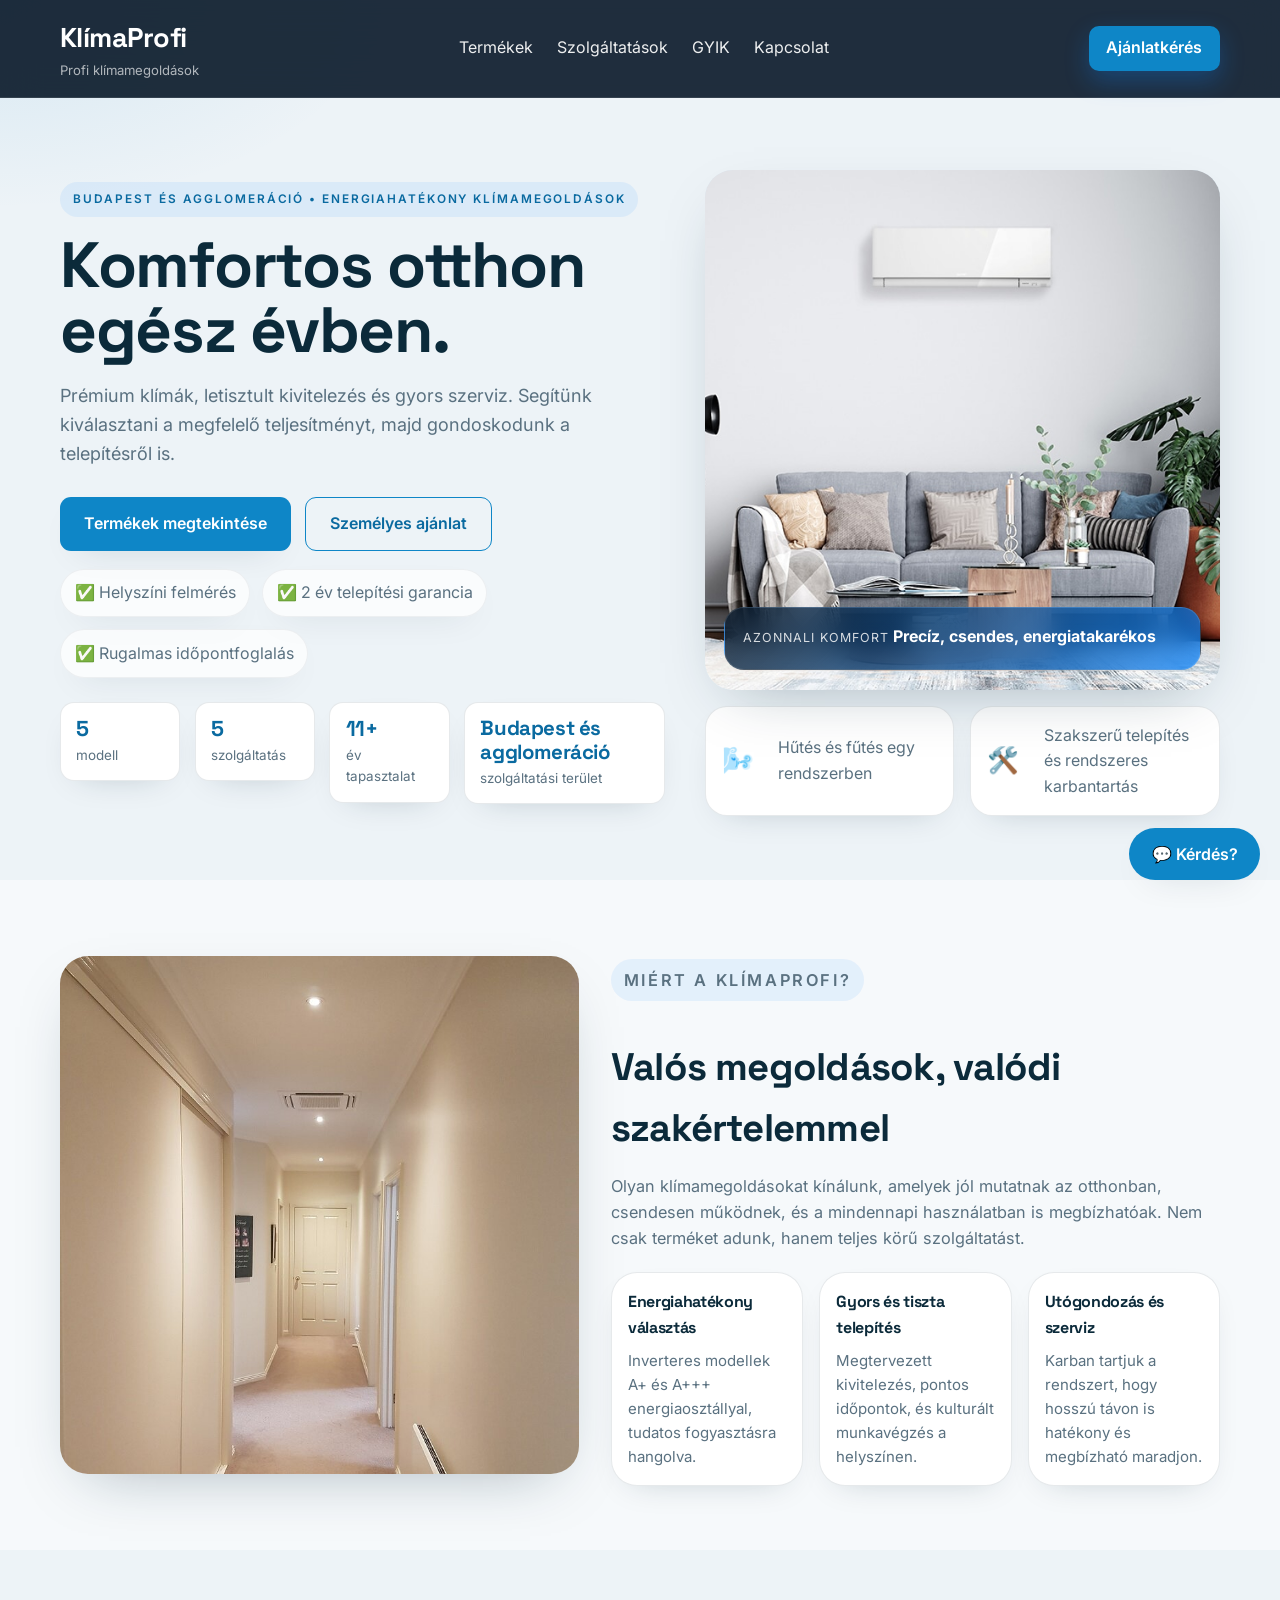
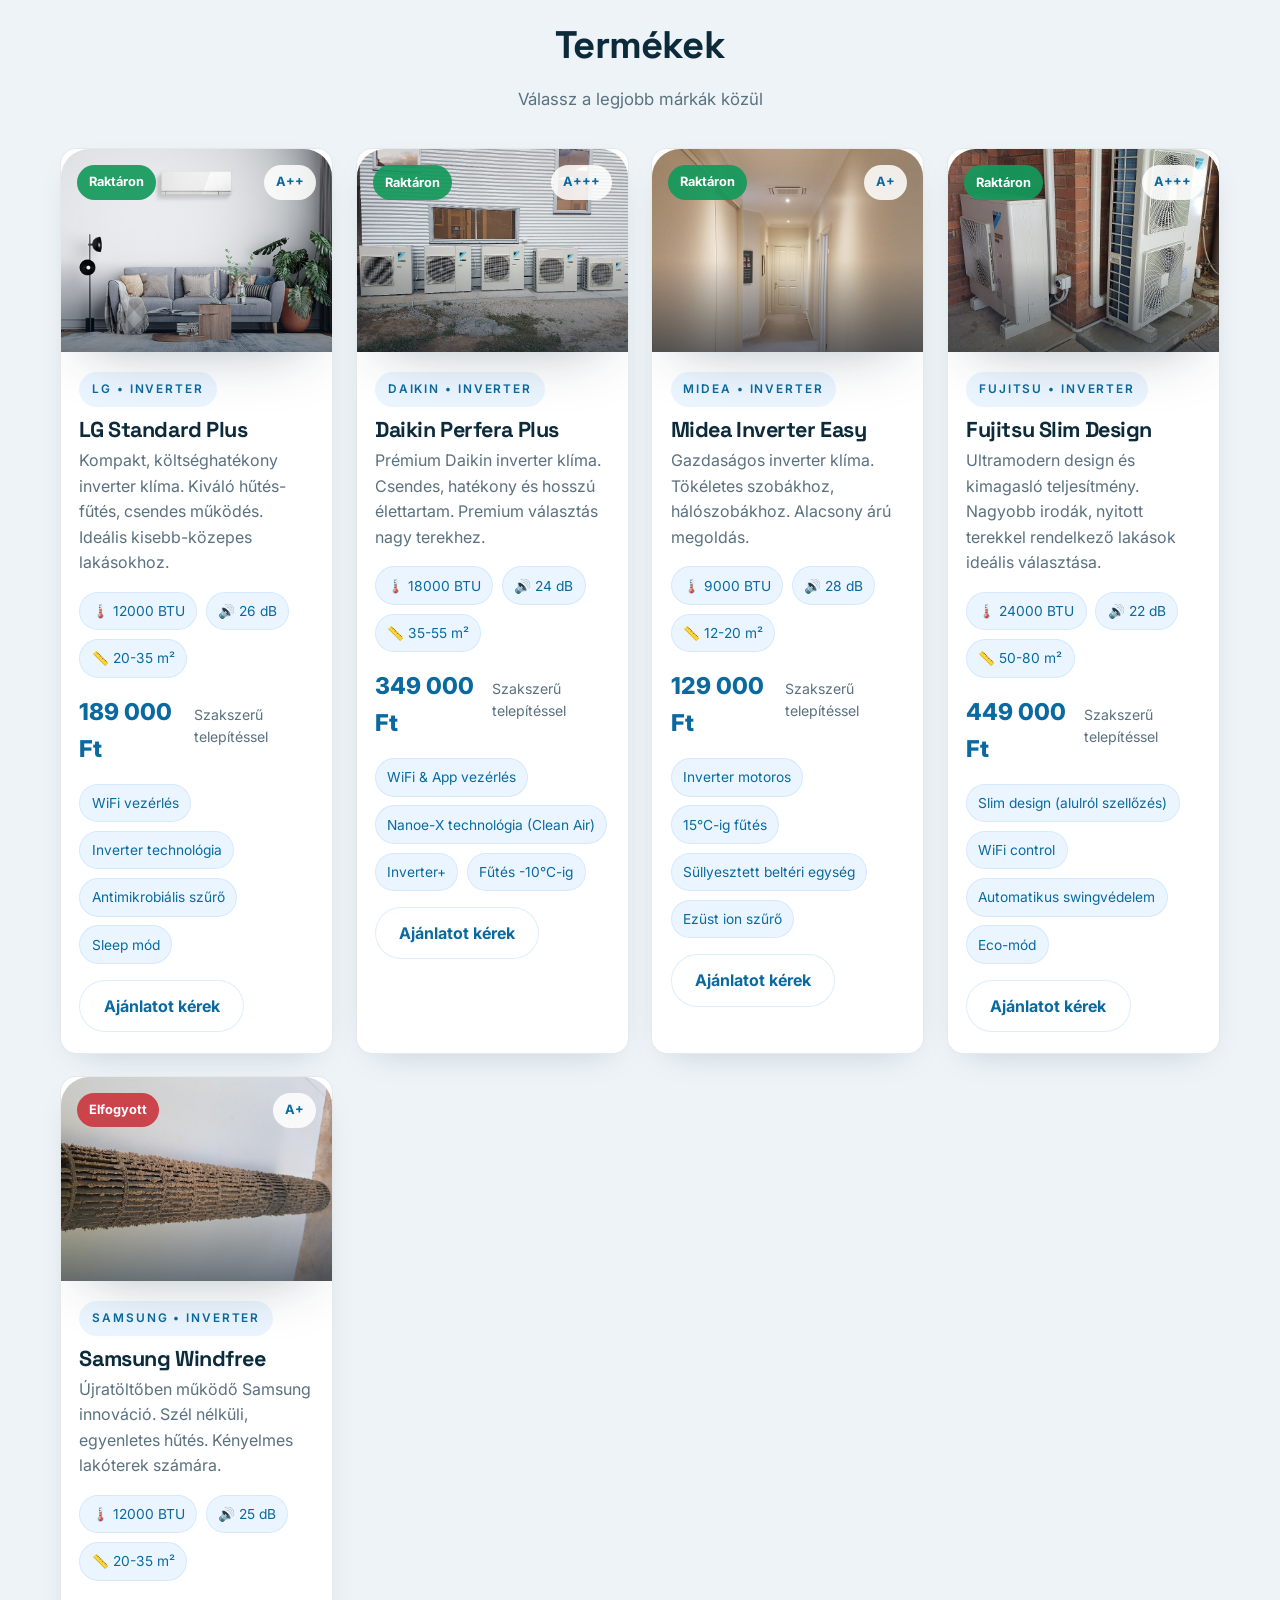
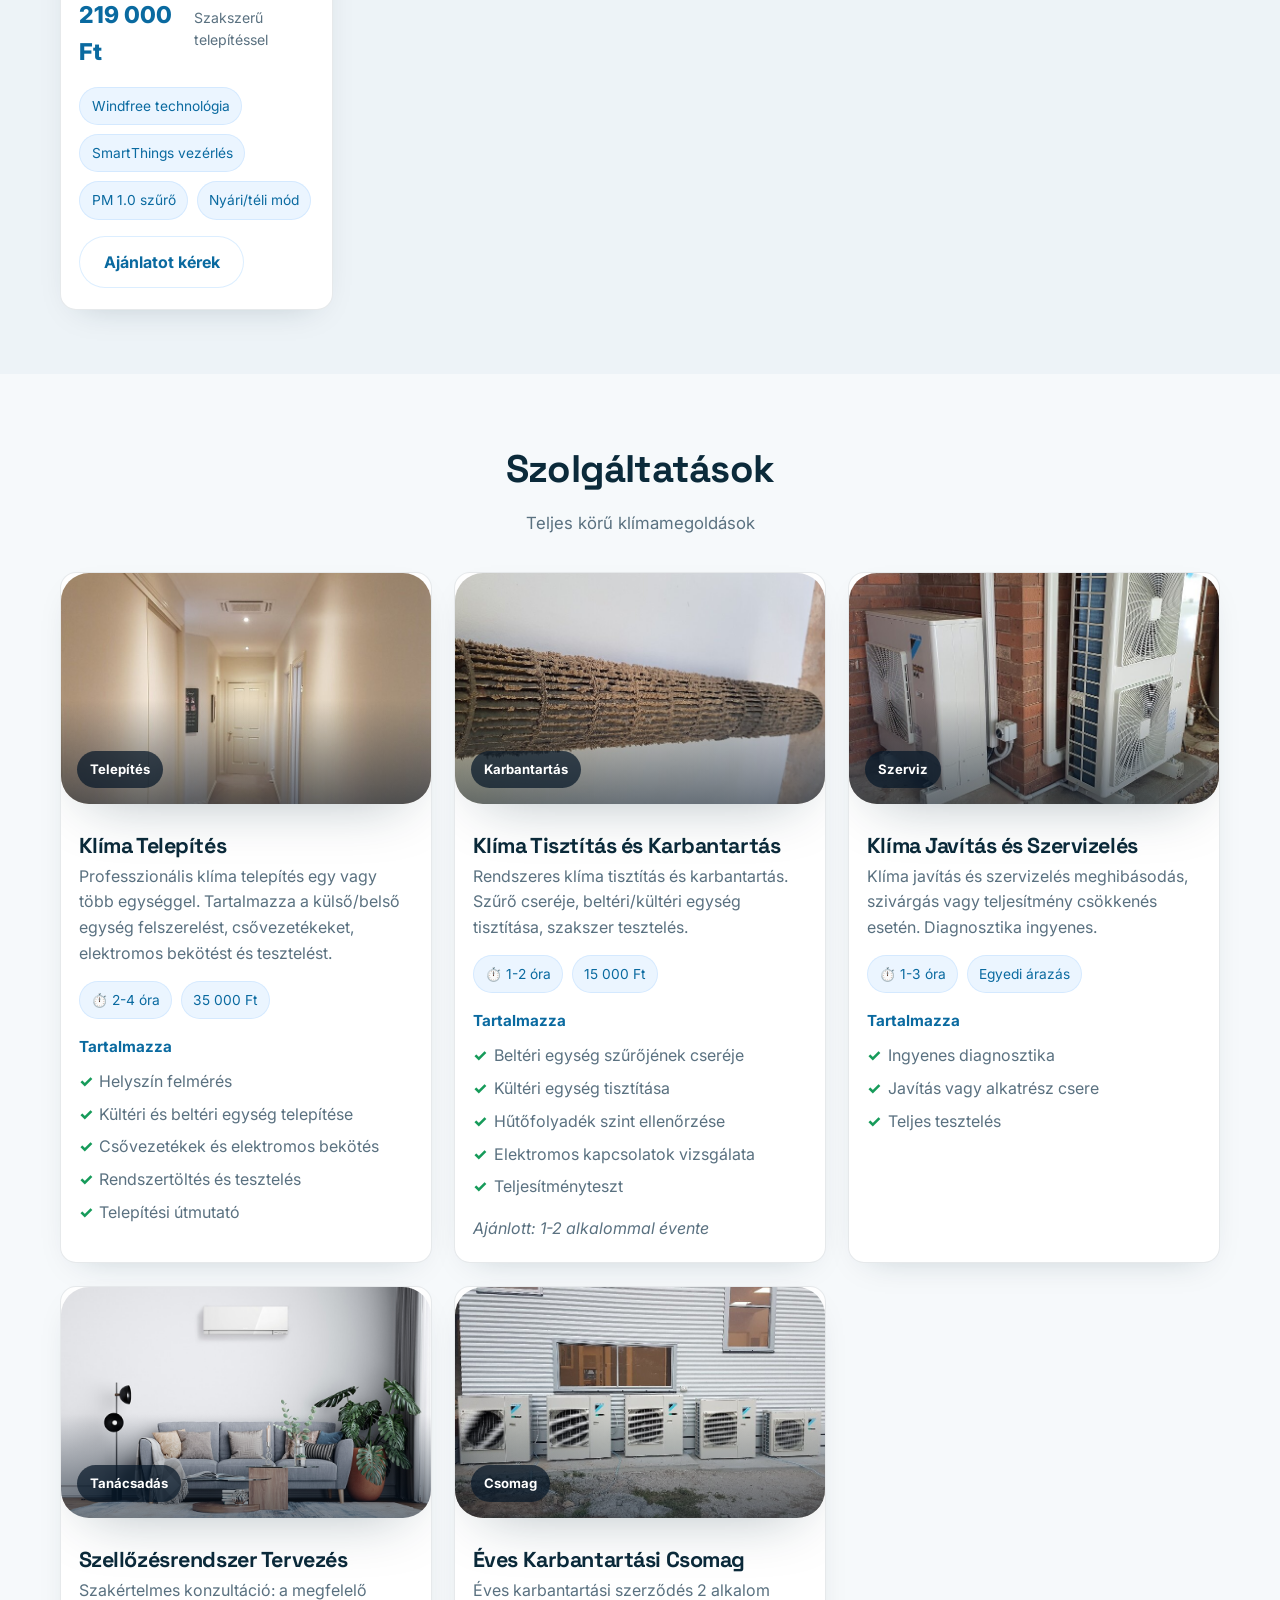
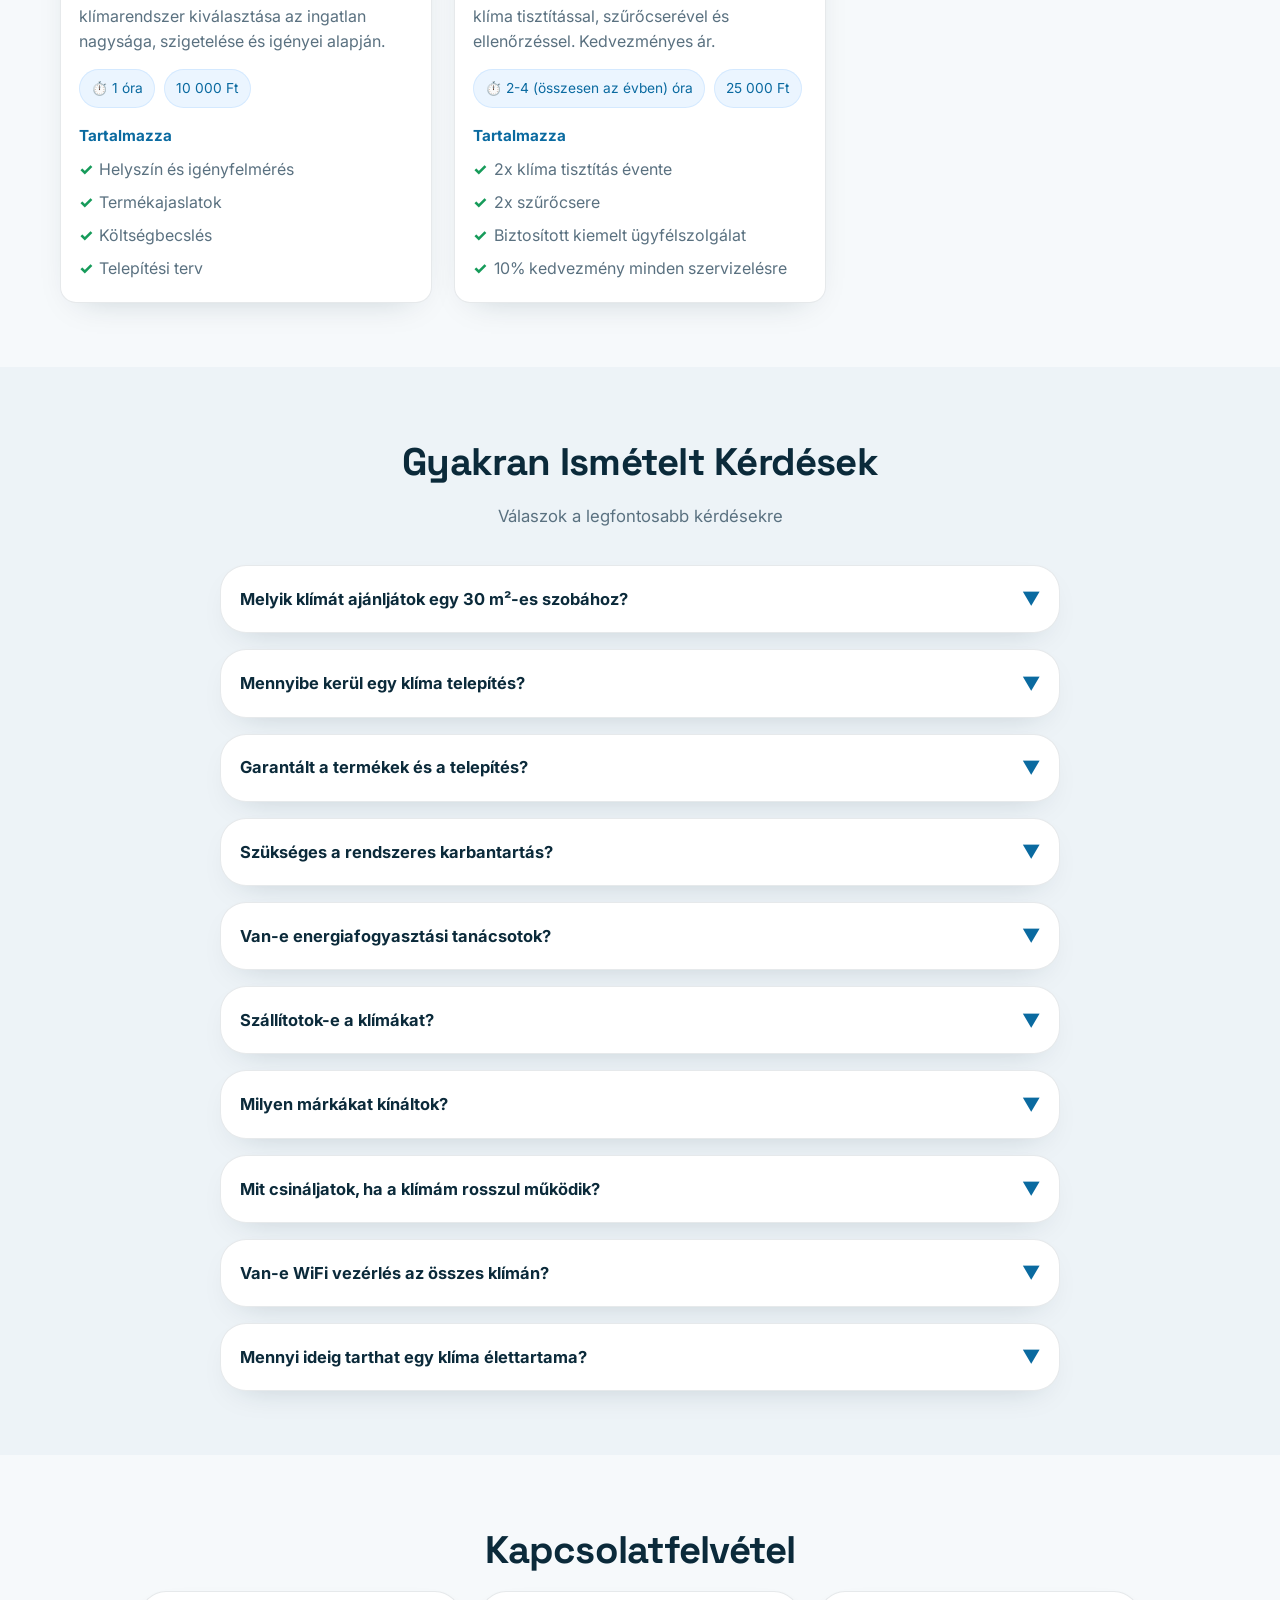
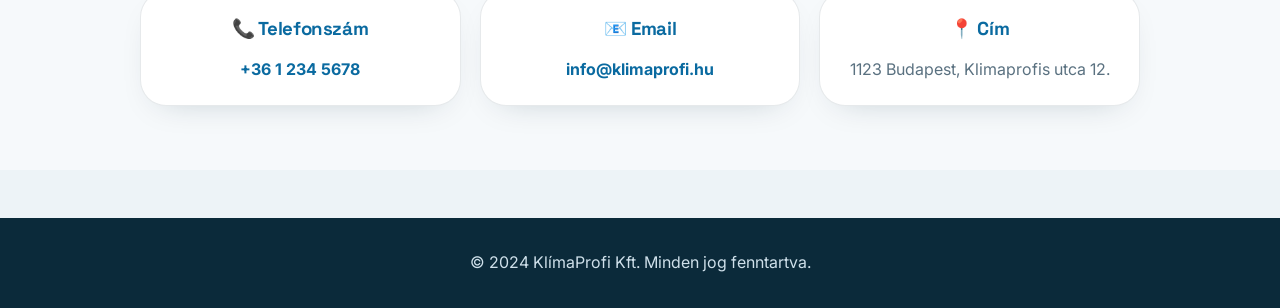
<file: docs/index.html>
<!DOCTYPE html>
<html lang="hu">
<head>
    <meta charset="UTF-8">
    <meta name="viewport" content="width=device-width, initial-scale=1.0">
    <title>KlímaProfi Kft. - Klímamegoldások</title>
    <link rel="stylesheet" href="style.css">
    <link rel="preconnect" href="https://fonts.googleapis.com">
    <link rel="preconnect" href="https://fonts.gstatic.com" crossorigin>
    <link href="https://fonts.googleapis.com/css2?family=Space+Grotesk:wght@500;600;700&family=Inter:wght@400;500;600&display=swap" rel="stylesheet">
</head>
<body>
<!-- Navigation -->
<nav class="navbar">
    <div class="container">
        <div class="logo">
            <h1>KlímaProfi</h1>
            <p class="tagline">Profi klímamegoldások</p>
        </div>
        <ul class="nav-links">
            <li><a href="#termekek">Termékek</a></li>
            <li><a href="#szolgaltatasok">Szolgáltatások</a></li>
            <li><a href="#gyik">GYIK</a></li>
            <li><a href="#kapcsolat">Kapcsolat</a></li>
        </ul>
        <a class="nav-cta" href="ajanlatkeres.html" onclick="openLeadModal(event)">Ajánlatkérés</a>
    </div>
</nav>

<!-- Hero Section -->
<section class="hero">
    <div class="container hero-layout">
        <div class="hero-copy">
            <p class="eyebrow">Budapest és agglomeráció • energiahatékony klímamegoldások</p>
            <h2>Komfortos otthon egész évben.</h2>
            <p class="hero-lead">
                Prémium klímák, letisztult kivitelezés és gyors szerviz. Segítünk kiválasztani a megfelelő
                teljesítményt, majd gondoskodunk a telepítésről is.
            </p>
            <div class="hero-actions">
                <a class="cta-btn" href="#termekek">Termékek megtekintése</a>
                <a class="secondary-btn" href="ajanlatkeres.html" onclick="openLeadModal(event)">Személyes ajánlat</a>
            </div>
            <div class="hero-points">
                <span>✅ Helyszíni felmérés</span>
                <span>✅ 2 év telepítési garancia</span>
                <span>✅ Rugalmas időpontfoglalás</span>
            </div>
            <div class="hero-stats">
                <div class="stat-card"><strong id="stat-products">5</strong><span>modell</span></div>
                <div class="stat-card"><strong id="stat-services">5</strong><span>szolgáltatás</span></div>
                <div class="stat-card"><strong id="stat-years">10+</strong><span>év tapasztalat</span></div>
                <div class="stat-card"><strong id="stat-area">Budapest</strong><span>szolgáltatási terület</span></div>
            </div>
        </div>

        <div class="hero-visual">
            <div class="hero-image-card">
                <img src="assets/hero-split-ac.jpg" alt="Modern nappali klímaberendezéssel">
                <div class="floating-card">
                    <span class="floating-label">Azonnali komfort</span>
                    <strong>Precíz, csendes, energiatakarékos</strong>
                </div>
            </div>
            <div class="hero-mini-grid">
                <div class="mini-card">
                    <span>🌬️</span>
                    <p>Hűtés és fűtés egy rendszerben</p>
                </div>
                <div class="mini-card">
                    <span>🛠️</span>
                    <p>Szakszerű telepítés és rendszeres karbantartás</p>
                </div>
            </div>
        </div>
    </div>
</section>

<!-- Intro Section -->
<section class="section intro-section">
    <div class="container intro-grid">
        <div class="intro-image-frame">
            <img src="assets/intro-installation.jpg" alt="Klímaszerelő szakember munkában">
        </div>
        <div class="intro-copy">
            <p class="eyebrow">Miért a KlímaProfi?</p>
            <h2>Valós megoldások, valódi szakértelemmel</h2>
            <p>
                Olyan klímamegoldásokat kínálunk, amelyek jól mutatnak az otthonban, csendesen működnek,
                és a mindennapi használatban is megbízhatóak. Nem csak terméket adunk, hanem teljes körű szolgáltatást.
            </p>
            <div class="intro-highlights">
                <article>
                    <h3>Energiahatékony választás</h3>
                    <p>Inverteres modellek A+ és A+++ energiaosztállyal, tudatos fogyasztásra hangolva.</p>
                </article>
                <article>
                    <h3>Gyors és tiszta telepítés</h3>
                    <p>Megtervezett kivitelezés, pontos időpontok, és kulturált munkavégzés a helyszínen.</p>
                </article>
                <article>
                    <h3>Utógondozás és szerviz</h3>
                    <p>Karban tartjuk a rendszert, hogy hosszú távon is hatékony és megbízható maradjon.</p>
                </article>
            </div>
        </div>
    </div>
</section>

<!-- Products Section -->
<section id="termekek" class="section">
    <div class="container">
        <h2>Termékek</h2>
        <p class="section-subtitle">Válassz a legjobb márkák közül</p>
        <div id="products-grid" class="products-grid">
            <!-- Termékek dinamikusan töltődnek be -->
        </div>
    </div>
</section>

<!-- Services Section -->
<section id="szolgaltatasok" class="section section-alt">
    <div class="container">
        <h2>Szolgáltatások</h2>
        <p class="section-subtitle">Teljes körű klímamegoldások</p>
        <div id="services-grid" class="services-grid">
            <!-- Szolgáltatások dinamikusan töltődnek be -->
        </div>
    </div>
</section>

<!-- FAQ Section -->
<section id="gyik" class="section">
    <div class="container">
        <h2>Gyakran Ismételt Kérdések</h2>
        <p class="section-subtitle">Válaszok a legfontosabb kérdésekre</p>
        <div id="faq-container" class="faq-container">
            <!-- GYIK-ek dinamikusan töltődnek be -->
        </div>
    </div>
</section>

<!-- Contact Section -->
<section id="kapcsolat" class="section section-alt">
    <div class="container">
        <h2>Kapcsolatfelvétel</h2>
        <div class="contact-info">
            <div class="contact-item">
                <h3>📞 Telefonszám</h3>
                <p><a href="tel:+36123456778">+36 1 234 5678</a></p>
            </div>
            <div class="contact-item">
                <h3>📧 Email</h3>
                <p><a href="mailto:info@klimaprofi.hu">info@klimaprofi.hu</a></p>
            </div>
            <div class="contact-item">
                <h3>📍 Cím</h3>
                <p>1123 Budapest, Klimaprofis utca 12.</p>
            </div>
        </div>
    </div>
</section>

<!-- Footer -->
<footer class="footer">
    <p>&copy; 2024 KlímaProfi Kft. Minden jog fenntartva.</p>
</footer>

<!-- Chatbot Widget -->
<div id="chatbot-widget" class="chatbot-widget">
    <button id="chatbot-toggle" class="chatbot-toggle">💬 Kérdés?</button>
    <div id="chatbot-window" class="chatbot-window" style="display: none;">
        <div class="chatbot-header">
            <h4>KlímaProfi AI Asszisztens</h4>
            <button id="chatbot-close" class="close-btn">✕</button>
        </div>
        <div id="chatbot-messages" class="chatbot-messages"></div>
        <div class="chatbot-input">
            <label class="sr-only" for="chatbot-input">Chatbot kérdés</label>
            <input type="text" id="chatbot-input" placeholder="Írj egy kérdést..." aria-label="Chatbot kérdés">
            <button id="chatbot-send">Küldés</button>
        </div>
    </div>
</div>

<script src="script.js"></script>
<script>
    document.addEventListener('DOMContentLoaded', () => {
        const chatbotToggle = document.getElementById('chatbot-toggle');
        const chatbotWindow = document.getElementById('chatbot-window');
        const chatbotClose = document.getElementById('chatbot-close');
        const chatbotMessages = document.getElementById('chatbot-messages');
        const chatbotInput = document.getElementById('chatbot-input');
        const chatbotSend = document.getElementById('chatbot-send');

        // --- Session ID a memóriához (böngészőben megmarad) ---
        let kpSessionId = localStorage.getItem('kp_session_id');
        if (!kpSessionId) {
            kpSessionId = 'web-' + Date.now() + '-' + Math.random().toString(36).slice(2, 8);
            localStorage.setItem('kp_session_id', kpSessionId);
        }

        // --- Event Listeners ---
        chatbotToggle.addEventListener('click', () => {
            chatbotWindow.style.display = 'flex';
            chatbotToggle.style.display = 'none';
            if (chatbotMessages.children.length === 0) {
                addMessage('Üdvözlöm! Anna vagyok a KlímaProfi ügyfélszolgálatától. 😊 Miben segíthetek?', 'bot');
            }
        });

        chatbotClose.addEventListener('click', () => {
            chatbotWindow.style.display = 'none';
            chatbotToggle.style.display = 'block';
        });

        chatbotSend.addEventListener('click', sendMessage);
        chatbotInput.addEventListener('keypress', (e) => {
            if (e.key === 'Enter') {
                sendMessage();
            }
        });

        // --- Functions ---
        function formatChatMessage(message) {
            const escaped = String(message ?? '')
                .replace(/&/g, '&amp;')
                .replace(/</g, '&lt;')
                .replace(/>/g, '&gt;')
                .replace(/"/g, '&quot;')
                .replace(/'/g, '&#039;');

            return escaped
                .replace(/^\s*[-*]\s+/gm, '&bull; ')
                .replace(/\*\*(.+?)\*\*/g, '<strong>$1</strong>')
                .replace(/(https?:\/\/[^\s<]+)/g, function(url){ var trailing=''; var m=url.match(/[.,;:!?)]+$/); if(m){ trailing=m[0]; url=url.slice(0,-trailing.length); } return '<a href="'+url+'" target="_blank" rel="noopener" style="color:#0099ff;text-decoration:underline;word-break:break-all;">'+url+'</a>'+trailing; });
        }

        function addMessage(message, sender) {
            const messageElement = document.createElement('div');
            messageElement.classList.add('message', sender);
            messageElement.innerHTML = formatChatMessage(message);
            chatbotMessages.appendChild(messageElement);

            if (sender === 'bot') {
                messageElement.scrollIntoView({ block: 'start', behavior: 'smooth' });
            } else {
                chatbotMessages.scrollTop = chatbotMessages.scrollHeight;
            }
        }
        async function sendMessage() {
            const message = chatbotInput.value.trim();
            if (message === '') return;

            addMessage(message, 'user');
            chatbotInput.value = '';

            try {
                const response = await fetch('https://csuszi.app.n8n.cloud/webhook/klimaprofi-chat', {
                    method: 'POST',
                    headers: {
                        'Content-Type': 'application/json',
                    },
                    body: JSON.stringify({ message, sessionId: kpSessionId }),
                });

                if (!response.ok) {
                    throw new Error(`HTTP error! status: ${response.status}`);
                }

                const data = await response.json();
                addMessage(data.response, 'bot');
            } catch (error) {
                console.error('Hiba a chatbot API hívásakor:', error);
                addMessage('Hiba történt a válasszal. Kérlek, próbáld újra később.', 'bot');
            }
        }
    });
</script>

    <!-- Ajánlatkérő modal -->
    <div id="leadModal" class="lead-modal" aria-hidden="true">
      <div class="lead-modal__backdrop" onclick="closeLeadModal()"></div>
      <div class="lead-modal__dialog" role="dialog" aria-modal="true" aria-label="Ajánlatkérés">
        <button class="lead-modal__close" onclick="closeLeadModal()" aria-label="Bezárás">✕</button>
        <iframe id="leadFrame" class="lead-modal__frame" title="Ajánlatkérő űrlap" src="about:blank"></iframe>
      </div>
    </div>
    <style>
      /* Chat-ablak: mindig a jobb alsó sarokban nyíljon */
      .chatbot-widget{position:fixed !important; bottom:20px !important; right:20px !important; left:auto !important; top:auto !important; z-index:1000;}
      #chatbot-window{position:fixed !important; bottom:20px !important; right:20px !important; top:auto !important; left:auto !important;}
      @media (max-width:760px){ #chatbot-window{width:min(92vw,360px) !important;} }
      .lead-modal{position:fixed; inset:0; z-index:9999; display:none;}
      .lead-modal.open{display:block;}
      .lead-modal__backdrop{position:absolute; inset:0; background:rgba(11,42,58,.55);}
      .lead-modal__dialog{position:absolute; inset:0; margin:auto; width:min(940px,94vw); height:min(88vh,780px); overflow:hidden; border-radius:16px; box-shadow:0 30px 80px -20px rgba(0,0,0,.5);}
      .lead-modal__frame{width:100%; height:100%; border:0; border-radius:16px; background:#fff;}
      .lead-modal__close{position:absolute; top:10px; right:14px; z-index:2; width:34px; height:34px; border:0; border-radius:50%; background:rgba(255,255,255,.92); color:#0B2A3A; font-size:16px; cursor:pointer; box-shadow:0 2px 8px rgba(0,0,0,.2);}
      .lead-modal__close:hover{background:#fff;}
      @media (max-width:760px){ .lead-modal__dialog{width:100vw; height:100vh; border-radius:0;} .lead-modal__frame{border-radius:0;} }
    </style>
    <script>
      function openLeadModal(e){ if(e) e.preventDefault();
        var m=document.getElementById('leadModal'), f=document.getElementById('leadFrame');
        if(f.getAttribute('src')==='about:blank'){ f.setAttribute('src','ajanlatkeres.html'); }
        m.classList.add('open'); m.setAttribute('aria-hidden','false'); document.body.style.overflow='hidden';
      }
      function closeLeadModal(){
        var m=document.getElementById('leadModal');
        m.classList.remove('open'); m.setAttribute('aria-hidden','true'); document.body.style.overflow='';
      }
      document.addEventListener('keydown', function(ev){ if(ev.key==='Escape') closeLeadModal(); });
    </script>
</body>
</html>
</file>
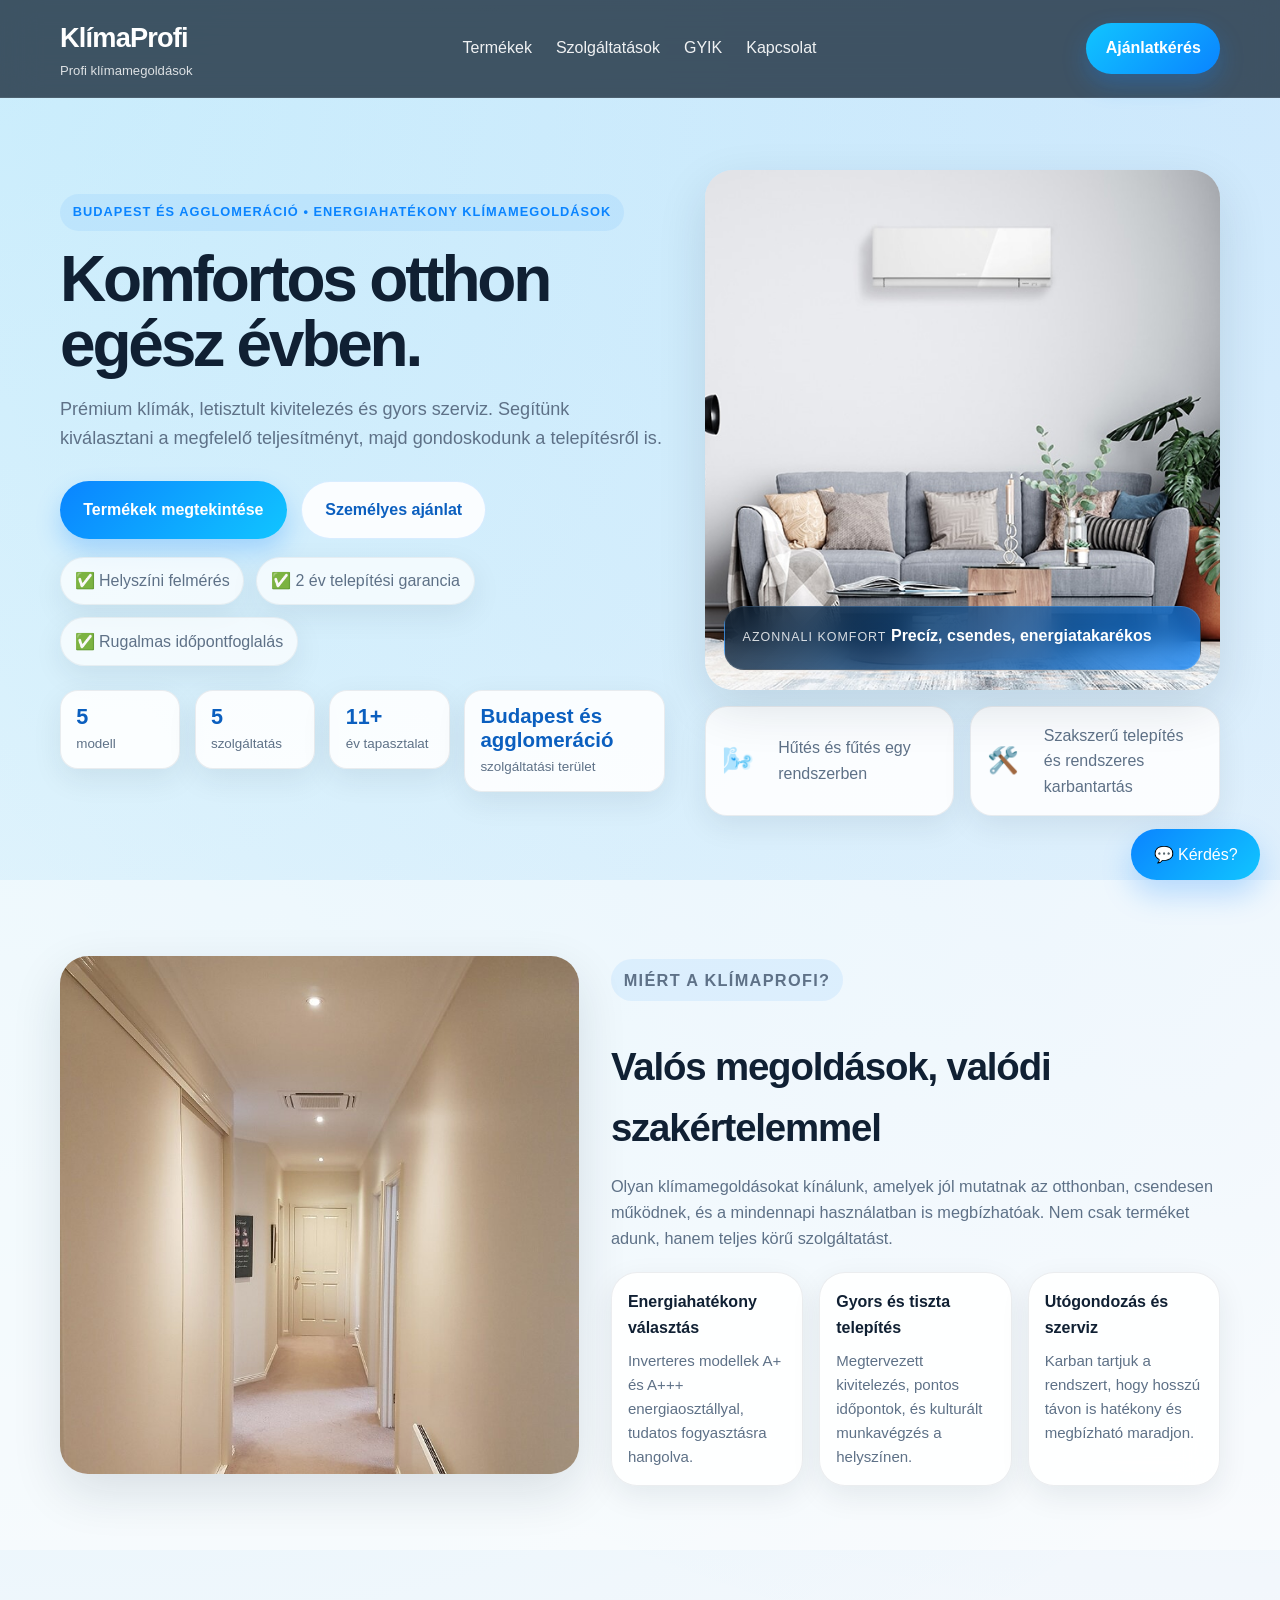
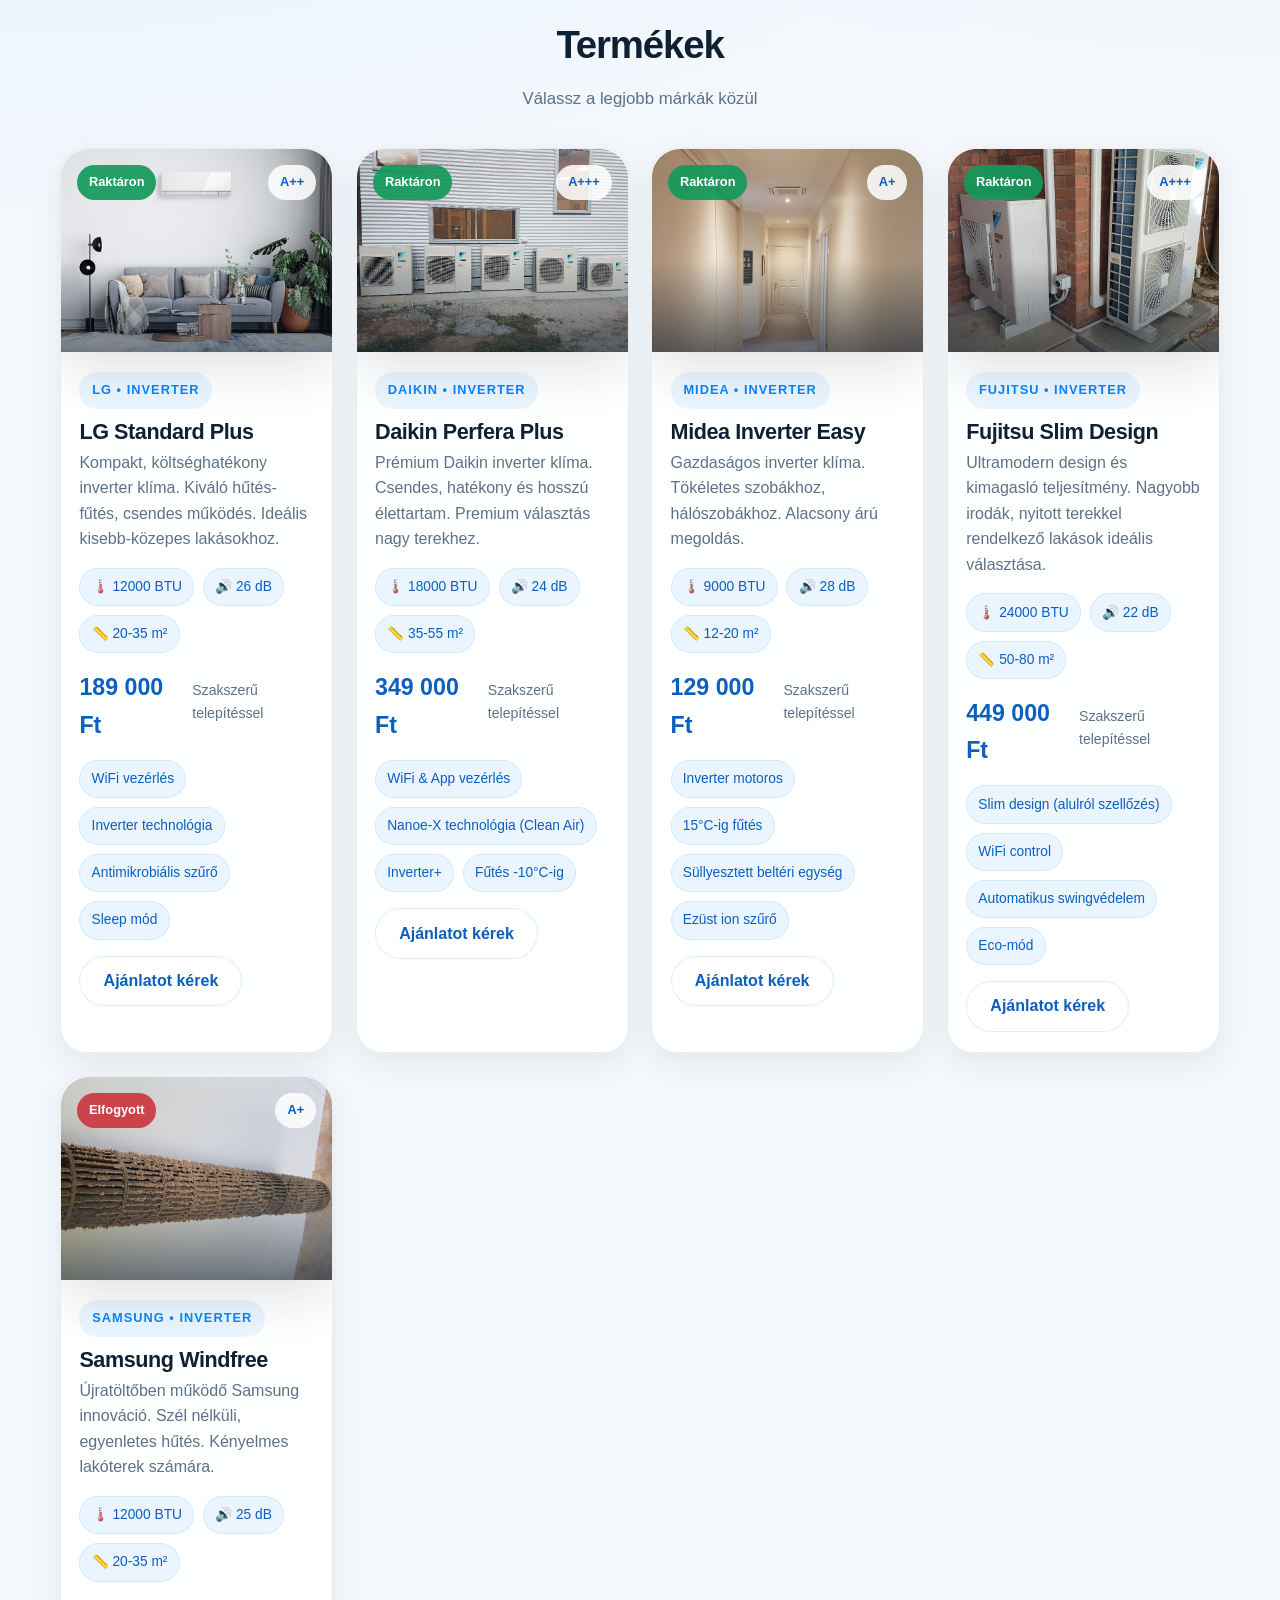
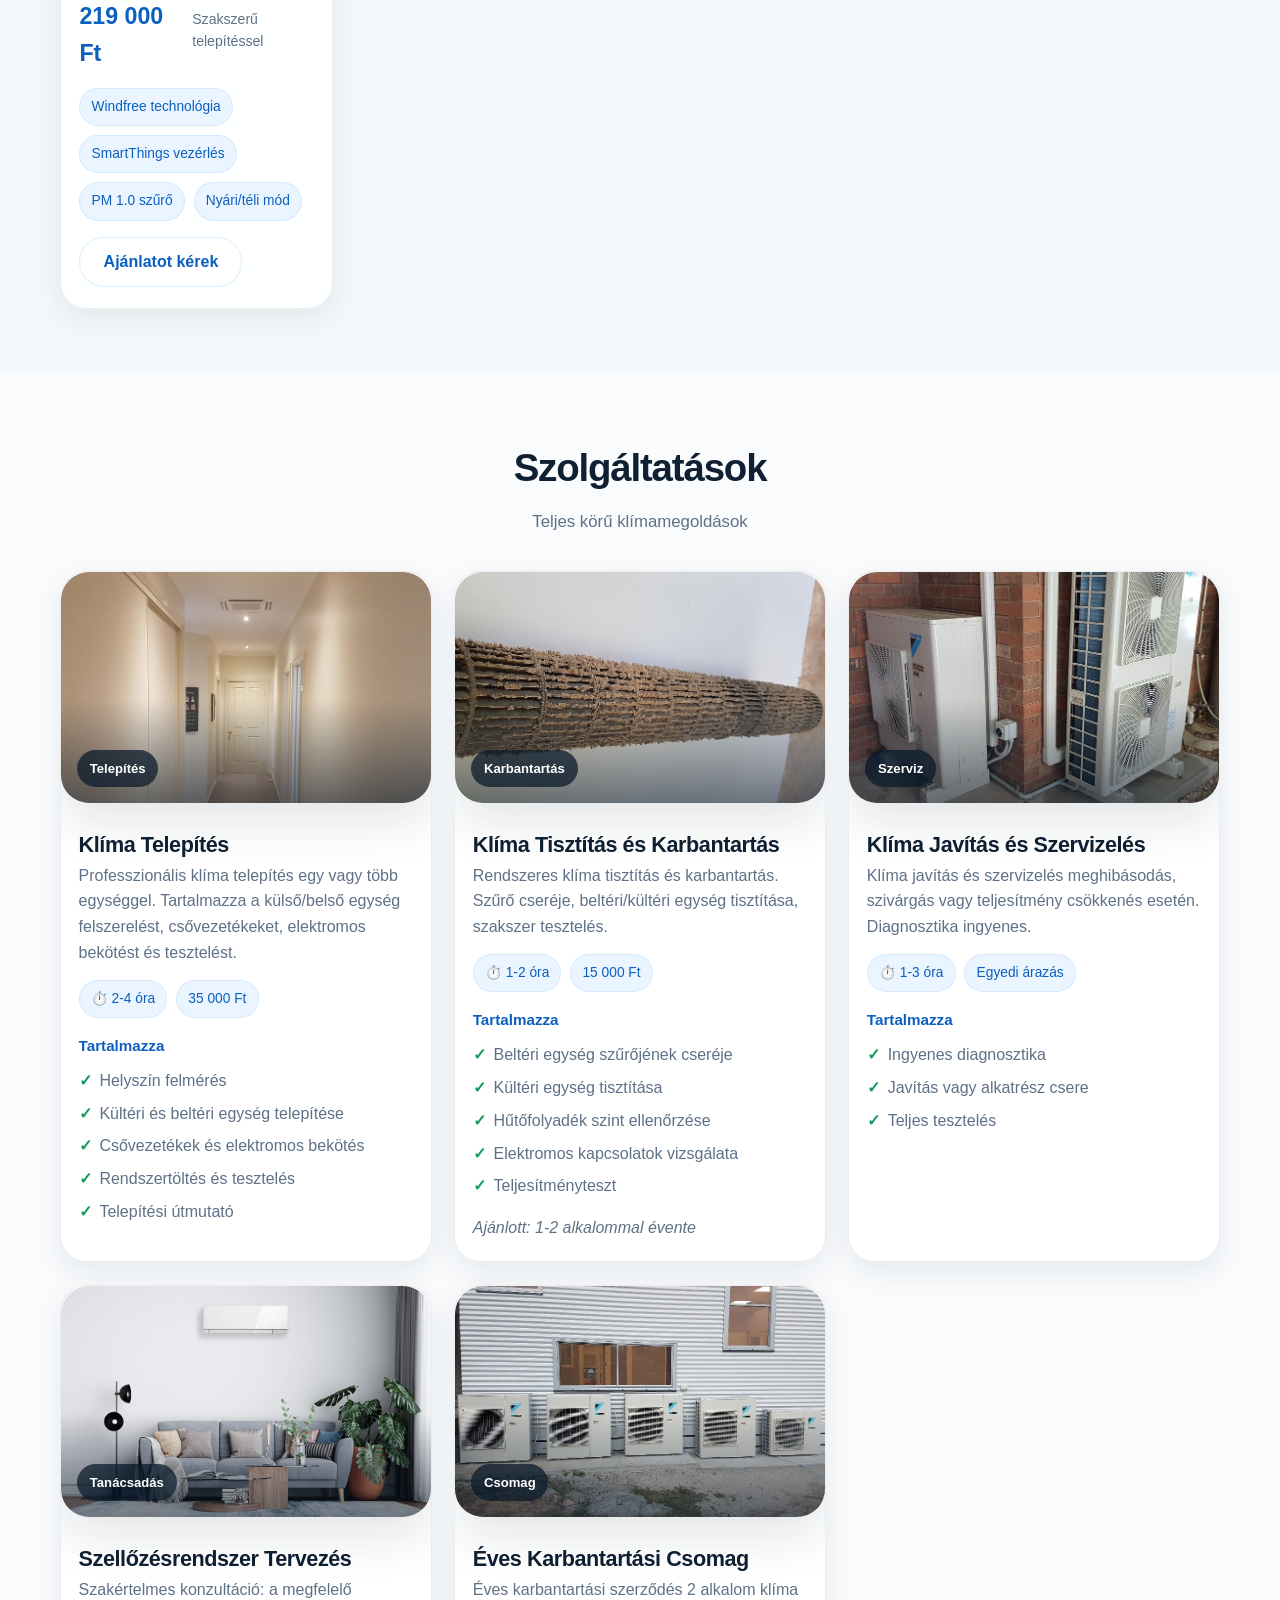
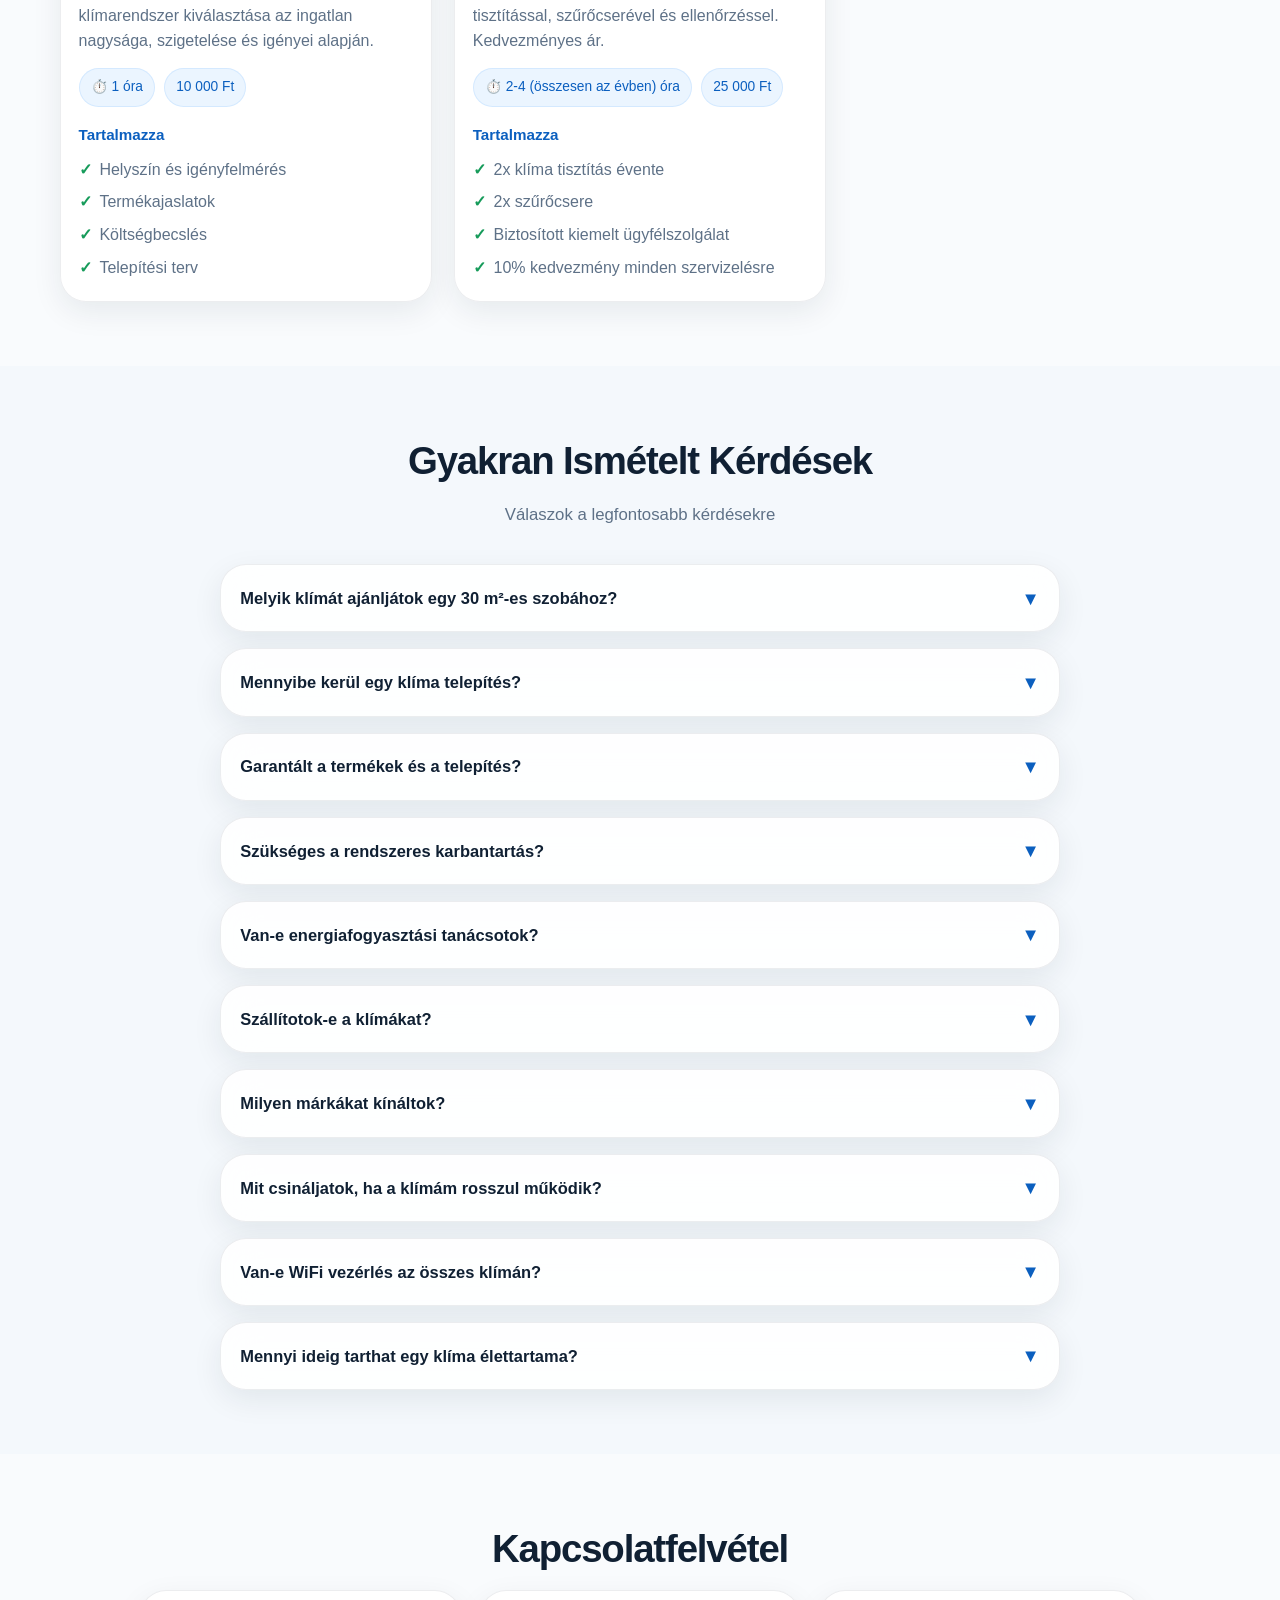
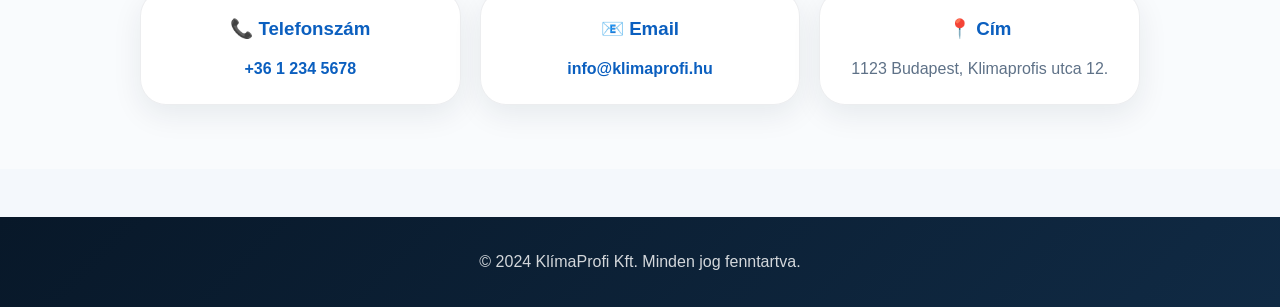
<file: website/index.html>
<!DOCTYPE html>
<html lang="hu">
<head>
    <meta charset="UTF-8">
    <meta name="viewport" content="width=device-width, initial-scale=1.0">
    <title>KlímaProfi Kft. - Klímamegoldások</title>
    <link rel="stylesheet" href="style.css?v=1.0">
</head>
<body>
    <!-- Navigation -->
    <nav class="navbar">
        <div class="container">
            <div class="logo">
                <h1>KlímaProfi</h1>
                <p class="tagline">Profi klímamegoldások</p>
            </div>
            <ul class="nav-links">
                <li><a href="#termekek">Termékek</a></li>
                <li><a href="#szolgaltatasok">Szolgáltatások</a></li>
                <li><a href="#gyik">GYIK</a></li>
                <li><a href="#kapcsolat">Kapcsolat</a></li>
            </ul>
            <a class="nav-cta" href="#kapcsolat">Ajánlatkérés</a>
        </div>
    </nav>

    <!-- Hero Section -->
    <section class="hero">
        <div class="container hero-layout">
            <div class="hero-copy">
                <p class="eyebrow">Budapest és agglomeráció • energiahatékony klímamegoldások</p>
                <h2>Komfortos otthon egész évben.</h2>
                <p class="hero-lead">
                    Prémium klímák, letisztult kivitelezés és gyors szerviz. Segítünk kiválasztani a megfelelő
                    teljesítményt, majd gondoskodunk a telepítésről is.
                </p>
                <div class="hero-actions">
                    <a class="cta-btn" href="#termekek">Termékek megtekintése</a>
                    <a class="secondary-btn" href="#kapcsolat">Személyes ajánlat</a>
                </div>
                <div class="hero-points">
                    <span>✅ Helyszíni felmérés</span>
                    <span>✅ 2 év telepítési garancia</span>
                    <span>✅ Rugalmas időpontfoglalás</span>
                </div>
                <div class="hero-stats">
                    <div class="stat-card"><strong id="stat-products">5</strong><span>modell</span></div>
                    <div class="stat-card"><strong id="stat-services">5</strong><span>szolgáltatás</span></div>
                    <div class="stat-card"><strong id="stat-years">10+</strong><span>év tapasztalat</span></div>
                    <div class="stat-card"><strong id="stat-area">Budapest</strong><span>szolgáltatási terület</span></div>
                </div>
            </div>

            <div class="hero-visual">
                <div class="hero-image-card">
                    <img src="assets/hero-split-ac.jpg" alt="Modern nappali klímaberendezéssel">
                    <div class="floating-card">
                        <span class="floating-label">Azonnali komfort</span>
                        <strong>Precíz, csendes, energiatakarékos</strong>
                    </div>
                </div>
                <div class="hero-mini-grid">
                    <div class="mini-card">
                        <span>🌬️</span>
                        <p>Hűtés és fűtés egy rendszerben</p>
                    </div>
                    <div class="mini-card">
                        <span>🛠️</span>
                        <p>Szakszerű telepítés és rendszeres karbantartás</p>
                    </div>
                </div>
            </div>
        </div>
    </section>

    <!-- Intro Section -->
    <section class="section intro-section">
        <div class="container intro-grid">
            <div class="intro-image-frame">
                <img src="assets/intro-installation.jpg" alt="Klímaszerelő szakember munkában">
            </div>
            <div class="intro-copy">
                <p class="eyebrow">Miért a KlímaProfi?</p>
                <h2>Valós megoldások, valódi szakértelemmel</h2>
                <p>
                    Olyan klímamegoldásokat kínálunk, amelyek jól mutatnak az otthonban, csendesen működnek,
                    és a mindennapi használatban is megbízhatóak. Nem csak terméket adunk, hanem teljes körű szolgáltatást.
                </p>
                <div class="intro-highlights">
                    <article>
                        <h3>Energiahatékony választás</h3>
                        <p>Inverteres modellek A+ és A+++ energiaosztállyal, tudatos fogyasztásra hangolva.</p>
                    </article>
                    <article>
                        <h3>Gyors és tiszta telepítés</h3>
                        <p>Megtervezett kivitelezés, pontos időpontok, és kulturált munkavégzés a helyszínen.</p>
                    </article>
                    <article>
                        <h3>Utógondozás és szerviz</h3>
                        <p>Karban tartjuk a rendszert, hogy hosszú távon is hatékony és megbízható maradjon.</p>
                    </article>
                </div>
            </div>
        </div>
    </section>

    <!-- Products Section -->
    <section id="termekek" class="section">
        <div class="container">
            <h2>Termékek</h2>
            <p class="section-subtitle">Válassz a legjobb márkák közül</p>
            <div id="products-grid" class="products-grid">
                <!-- Termékek dinamikusan töltődnek be -->
            </div>
        </div>
    </section>

    <!-- Services Section -->
    <section id="szolgaltatasok" class="section section-alt">
        <div class="container">
            <h2>Szolgáltatások</h2>
            <p class="section-subtitle">Teljes körű klímamegoldások</p>
            <div id="services-grid" class="services-grid">
                <!-- Szolgáltatások dinamikusan töltődnek be -->
            </div>
        </div>
    </section>

    <!-- FAQ Section -->
    <section id="gyik" class="section">
        <div class="container">
            <h2>Gyakran Ismételt Kérdések</h2>
            <p class="section-subtitle">Válaszok a legfontosabb kérdésekre</p>
            <div id="faq-container" class="faq-container">
                <!-- GYIK-ek dinamikusan töltődnek be -->
            </div>
        </div>
    </section>

    <!-- Contact Section -->
    <section id="kapcsolat" class="section section-alt">
        <div class="container">
            <h2>Kapcsolatfelvétel</h2>
            <div class="contact-info">
                <div class="contact-item">
                    <h3>📞 Telefonszám</h3>
                    <p><a href="tel:+36123456778">+36 1 234 5678</a></p>
                </div>
                <div class="contact-item">
                    <h3>📧 Email</h3>
                    <p><a href="mailto:info@klimaprofi.hu">info@klimaprofi.hu</a></p>
                </div>
                <div class="contact-item">
                    <h3>📍 Cím</h3>
                    <p>1123 Budapest, Klimaprofis utca 12.</p>
                </div>
            </div>
        </div>
    </section>

    <!-- Footer -->
    <footer class="footer">
        <p>&copy; 2024 KlímaProfi Kft. Minden jog fenntartva.</p>
    </footer>

    <!-- Chatbot Widget -->
    <div id="chatbot-widget" class="chatbot-widget">
        <button id="chatbot-toggle" class="chatbot-toggle">💬 Kérdés?</button>
        <div id="chatbot-window" class="chatbot-window" style="display: none;">
            <div class="chatbot-header">
                <h4>KlímaProfi AI Asszisztens</h4>
                <button id="chatbot-close" class="close-btn">✕</button>
            </div>
            <div id="chatbot-messages" class="chatbot-messages"></div>
            <div class="chatbot-input">
                <label class="sr-only" for="chatbot-input">Chatbot kérdés</label>
                <input type="text" id="chatbot-input" placeholder="Írj egy kérdést..." aria-label="Chatbot kérdés">
                <button id="chatbot-send">Küldés</button>
            </div>
        </div>
    </div>

    <script src="script.js"></script>
    <script>
        document.addEventListener('DOMContentLoaded', () => {
            const chatbotToggle = document.getElementById('chatbot-toggle');
            const chatbotWindow = document.getElementById('chatbot-window');
            const chatbotClose = document.getElementById('chatbot-close');
            const chatbotMessages = document.getElementById('chatbot-messages');
            const chatbotInput = document.getElementById('chatbot-input');
            const chatbotSend = document.getElementById('chatbot-send');

            // --- Event Listeners ---
            chatbotToggle.addEventListener('click', () => {
                chatbotWindow.style.display = 'flex';
                chatbotToggle.style.display = 'none';
            });

            chatbotClose.addEventListener('click', () => {
                chatbotWindow.style.display = 'none';
                chatbotToggle.style.display = 'block';
            });

            chatbotSend.addEventListener('click', sendMessage);
            chatbotInput.addEventListener('keypress', (e) => {
                if (e.key === 'Enter') {
                    sendMessage();
                }
            });

            // --- Functions ---
            function addMessage(message, sender) {
                const messageElement = document.createElement('div');
                messageElement.classList.add('message', sender);
                messageElement.textContent = message;
                chatbotMessages.appendChild(messageElement);
                chatbotMessages.scrollTop = chatbotMessages.scrollHeight;
            }

            async function sendMessage() {
                const message = chatbotInput.value.trim();
                if (message === '') return;

                addMessage(message, 'user');
                chatbotInput.value = '';

                try {
                    const response = await fetch('http://localhost:5000/api/chat', {
                        method: 'POST',
                        headers: {
                            'Content-Type': 'application/json',
                        },
                        body: JSON.stringify({ message }),
                    });

                    if (!response.ok) {
                        throw new Error(`HTTP error! status: ${response.status}`);
                    }

                    const data = await response.json();
                    addMessage(data.response, 'bot');
                } catch (error) {
                    console.error('Hiba a chatbot API hívásakor:', error);
                    addMessage('Hiba történt a válasszal. Kérlek, próbáld újra később.', 'bot');
                }
            }
        });
    </script>
</body>
</html>
</file>
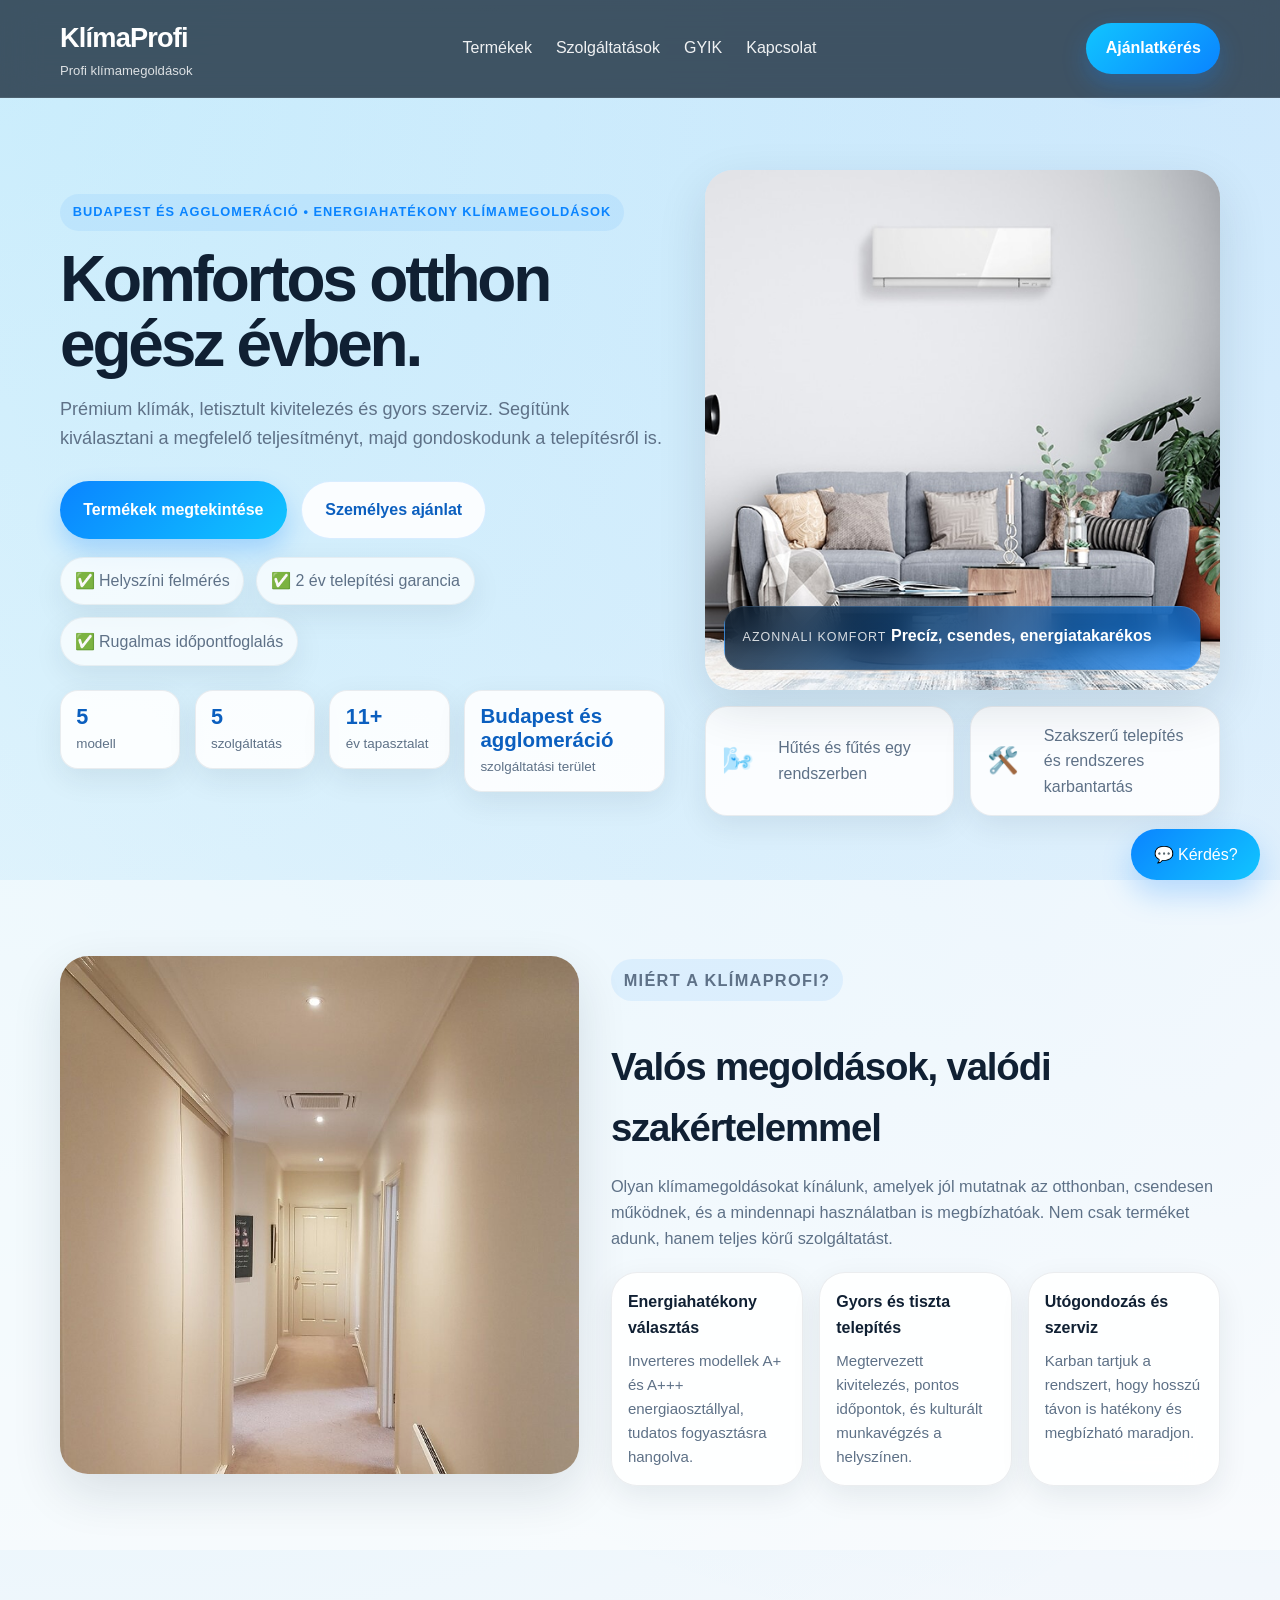
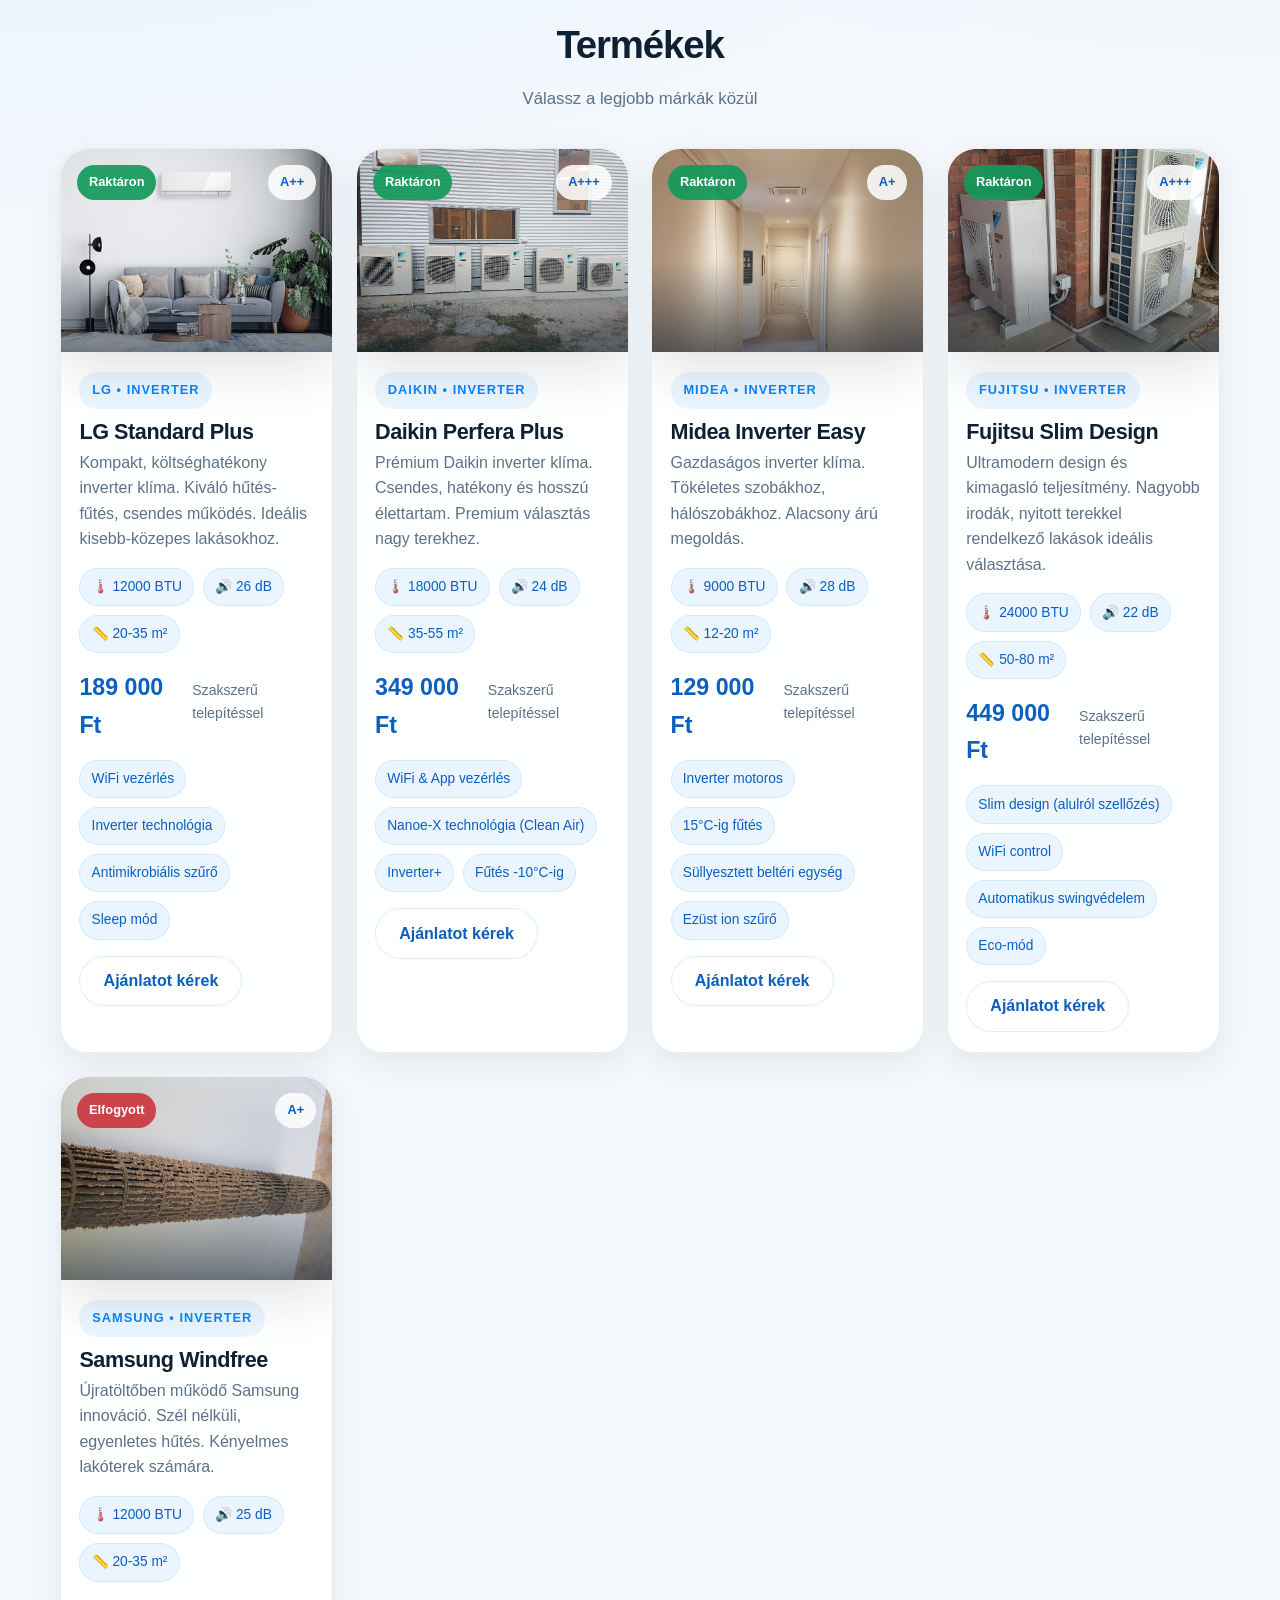
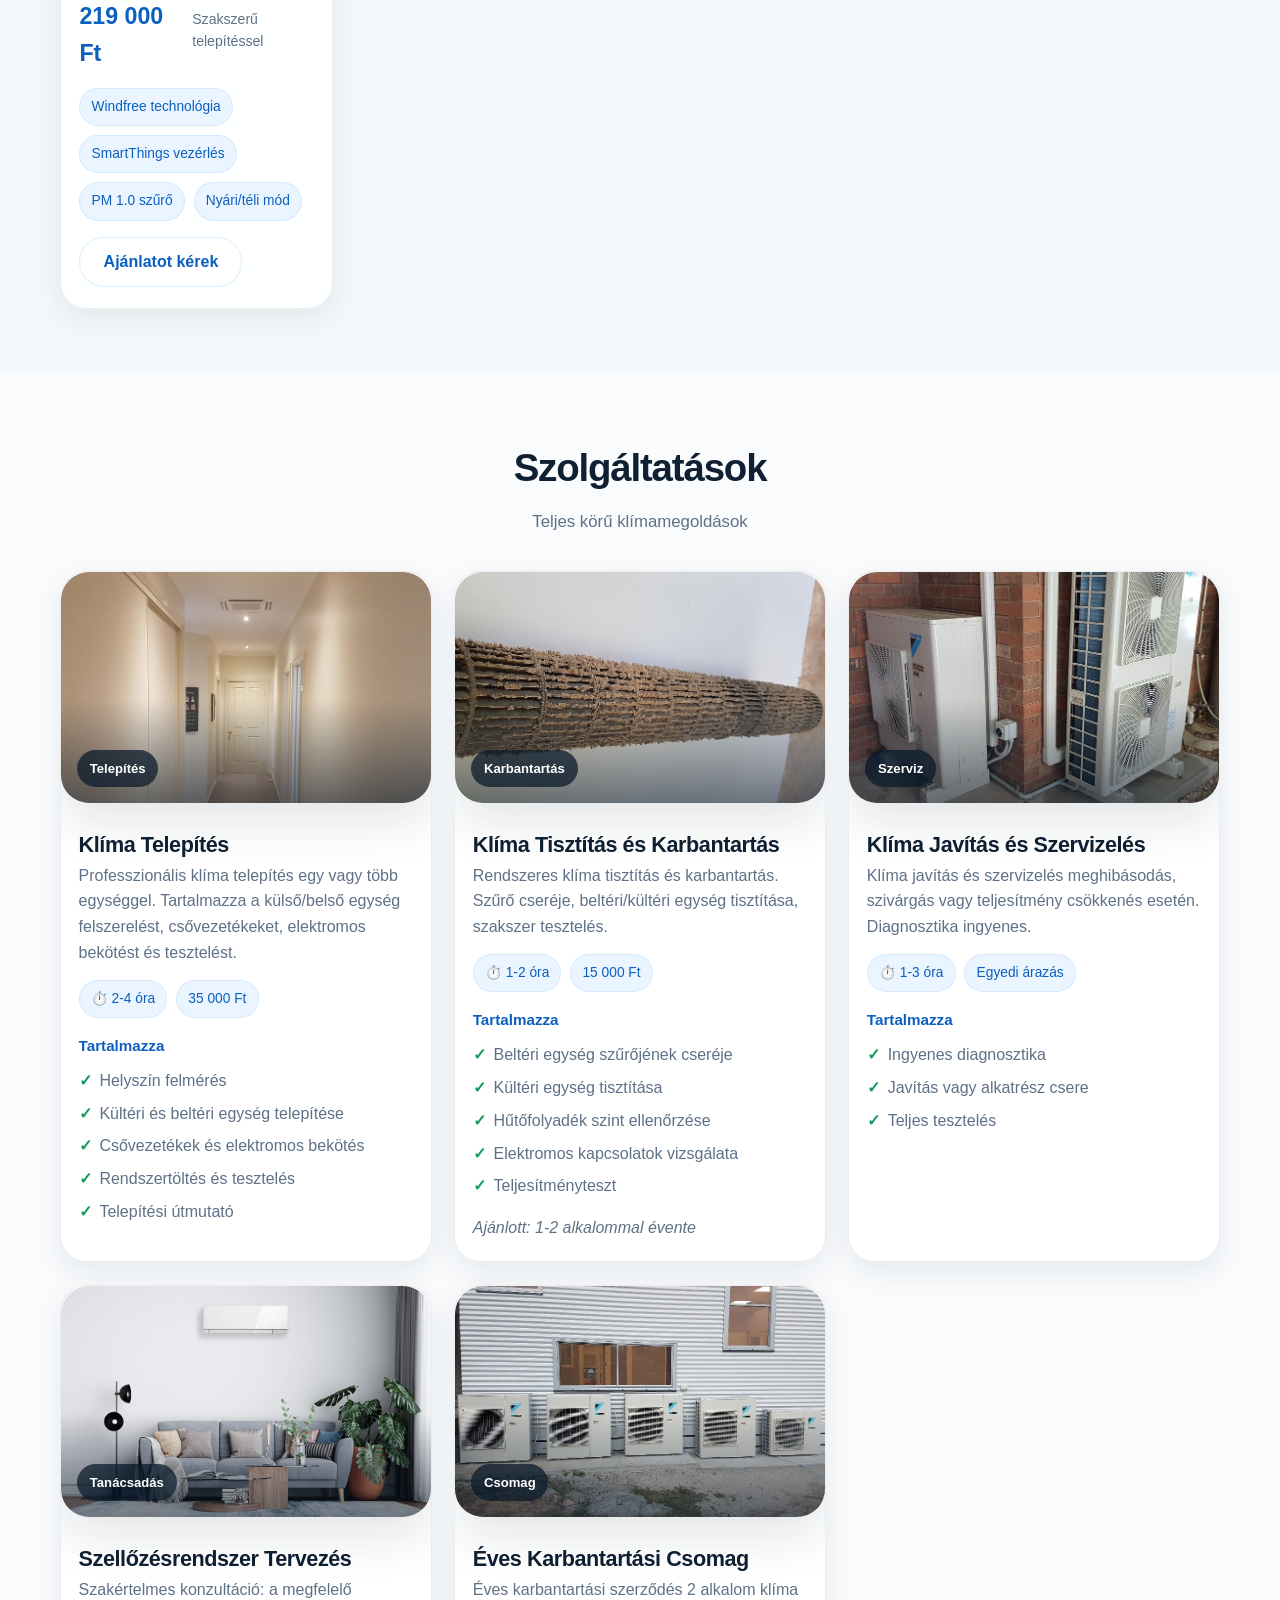
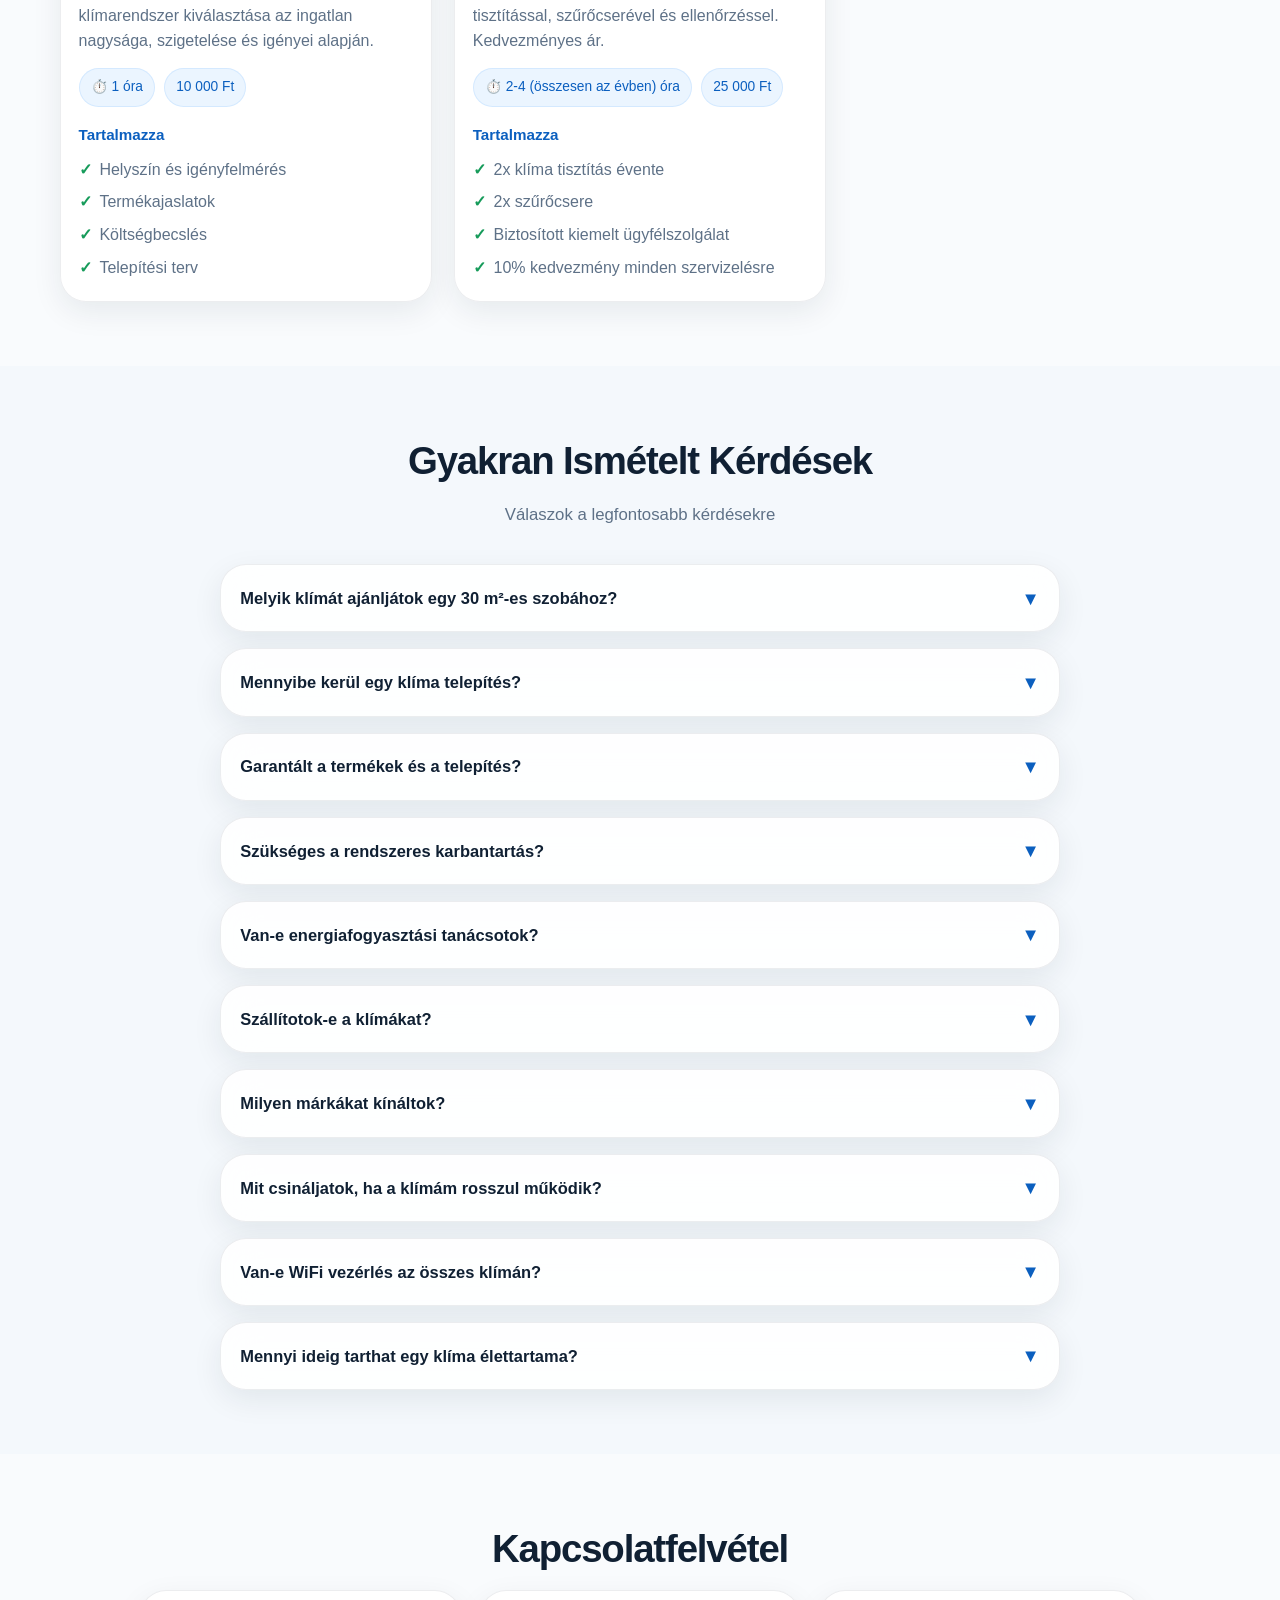
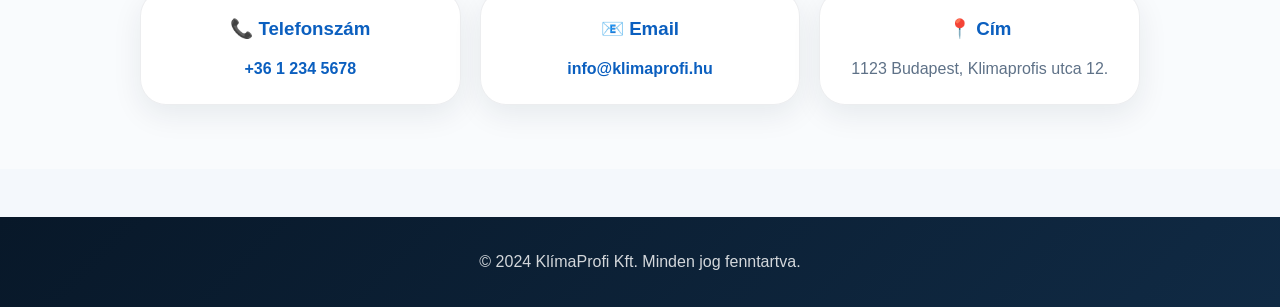
<file: website/docs/index.html>
<!DOCTYPE html>
<html lang="hu">
<head>
    <meta charset="UTF-8">
    <meta name="viewport" content="width=device-width, initial-scale=1.0">
    <title>KlímaProfi Kft. - Klímamegoldások</title>
    <link rel="stylesheet" href="style.css">
</head>
<body>
    <!-- Navigation -->
    <nav class="navbar">
        <div class="container">
            <div class="logo">
                <h1>KlímaProfi</h1>
                <p class="tagline">Profi klímamegoldások</p>
            </div>
            <ul class="nav-links">
                <li><a href="#termekek">Termékek</a></li>
                <li><a href="#szolgaltatasok">Szolgáltatások</a></li>
                <li><a href="#gyik">GYIK</a></li>
                <li><a href="#kapcsolat">Kapcsolat</a></li>
            </ul>
            <a class="nav-cta" href="#kapcsolat">Ajánlatkérés</a>
        </div>
    </nav>

    <!-- Hero Section -->
    <section class="hero">
        <div class="container hero-layout">
            <div class="hero-copy">
                <p class="eyebrow">Budapest és agglomeráció • energiahatékony klímamegoldások</p>
                <h2>Komfortos otthon egész évben.</h2>
                <p class="hero-lead">
                    Prémium klímák, letisztult kivitelezés és gyors szerviz. Segítünk kiválasztani a megfelelő
                    teljesítményt, majd gondoskodunk a telepítésről is.
                </p>
                <div class="hero-actions">
                    <a class="cta-btn" href="#termekek">Termékek megtekintése</a>
                    <a class="secondary-btn" href="#kapcsolat">Személyes ajánlat</a>
                </div>
                <div class="hero-points">
                    <span>✅ Helyszíni felmérés</span>
                    <span>✅ 2 év telepítési garancia</span>
                    <span>✅ Rugalmas időpontfoglalás</span>
                </div>
                <div class="hero-stats">
                    <div class="stat-card"><strong id="stat-products">5</strong><span>modell</span></div>
                    <div class="stat-card"><strong id="stat-services">5</strong><span>szolgáltatás</span></div>
                    <div class="stat-card"><strong id="stat-years">10+</strong><span>év tapasztalat</span></div>
                    <div class="stat-card"><strong id="stat-area">Budapest</strong><span>szolgáltatási terület</span></div>
                </div>
            </div>

            <div class="hero-visual">
                <div class="hero-image-card">
                    <img src="assets/hero-split-ac.jpg" alt="Modern nappali klímaberendezéssel">
                    <div class="floating-card">
                        <span class="floating-label">Azonnali komfort</span>
                        <strong>Precíz, csendes, energiatakarékos</strong>
                    </div>
                </div>
                <div class="hero-mini-grid">
                    <div class="mini-card">
                        <span>🌬️</span>
                        <p>Hűtés és fűtés egy rendszerben</p>
                    </div>
                    <div class="mini-card">
                        <span>🛠️</span>
                        <p>Szakszerű telepítés és rendszeres karbantartás</p>
                    </div>
                </div>
            </div>
        </div>
    </section>

    <!-- Intro Section -->
    <section class="section intro-section">
        <div class="container intro-grid">
            <div class="intro-image-frame">
                <img src="assets/intro-installation.jpg" alt="Klímaszerelő szakember munkában">
            </div>
            <div class="intro-copy">
                <p class="eyebrow">Miért a KlímaProfi?</p>
                <h2>Valós megoldások, valódi szakértelemmel</h2>
                <p>
                    Olyan klímamegoldásokat kínálunk, amelyek jól mutatnak az otthonban, csendesen működnek,
                    és a mindennapi használatban is megbízhatóak. Nem csak terméket adunk, hanem teljes körű szolgáltatást.
                </p>
                <div class="intro-highlights">
                    <article>
                        <h3>Energiahatékony választás</h3>
                        <p>Inverteres modellek A+ és A+++ energiaosztállyal, tudatos fogyasztásra hangolva.</p>
                    </article>
                    <article>
                        <h3>Gyors és tiszta telepítés</h3>
                        <p>Megtervezett kivitelezés, pontos időpontok, és kulturált munkavégzés a helyszínen.</p>
                    </article>
                    <article>
                        <h3>Utógondozás és szerviz</h3>
                        <p>Karban tartjuk a rendszert, hogy hosszú távon is hatékony és megbízható maradjon.</p>
                    </article>
                </div>
            </div>
        </div>
    </section>

    <!-- Products Section -->
    <section id="termekek" class="section">
        <div class="container">
            <h2>Termékek</h2>
            <p class="section-subtitle">Válassz a legjobb márkák közül</p>
            <div id="products-grid" class="products-grid">
                <!-- Termékek dinamikusan töltődnek be -->
            </div>
        </div>
    </section>

    <!-- Services Section -->
    <section id="szolgaltatasok" class="section section-alt">
        <div class="container">
            <h2>Szolgáltatások</h2>
            <p class="section-subtitle">Teljes körű klímamegoldások</p>
            <div id="services-grid" class="services-grid">
                <!-- Szolgáltatások dinamikusan töltődnek be -->
            </div>
        </div>
    </section>

    <!-- FAQ Section -->
    <section id="gyik" class="section">
        <div class="container">
            <h2>Gyakran Ismételt Kérdések</h2>
            <p class="section-subtitle">Válaszok a legfontosabb kérdésekre</p>
            <div id="faq-container" class="faq-container">
                <!-- GYIK-ek dinamikusan töltődnek be -->
            </div>
        </div>
    </section>

    <!-- Contact Section -->
    <section id="kapcsolat" class="section section-alt">
        <div class="container">
            <h2>Kapcsolatfelvétel</h2>
            <div class="contact-info">
                <div class="contact-item">
                    <h3>📞 Telefonszám</h3>
                    <p><a href="tel:+36123456778">+36 1 234 5678</a></p>
                </div>
                <div class="contact-item">
                    <h3>📧 Email</h3>
                    <p><a href="mailto:info@klimaprofi.hu">info@klimaprofi.hu</a></p>
                </div>
                <div class="contact-item">
                    <h3>📍 Cím</h3>
                    <p>1123 Budapest, Klimaprofis utca 12.</p>
                </div>
            </div>
        </div>
    </section>

    <!-- Footer -->
    <footer class="footer">
        <p>&copy; 2024 KlímaProfi Kft. Minden jog fenntartva.</p>
    </footer>

    <!-- Chatbot Widget -->
    <div id="chatbot-widget" class="chatbot-widget">
        <button id="chatbot-toggle" class="chatbot-toggle">💬 Kérdés?</button>
        <div id="chatbot-window" class="chatbot-window" style="display: none;">
            <div class="chatbot-header">
                <h4>KlímaProfi AI Asszisztens</h4>
                <button id="chatbot-close" class="close-btn">✕</button>
            </div>
            <div id="chatbot-messages" class="chatbot-messages"></div>
            <div class="chatbot-input">
                <label class="sr-only" for="chatbot-input">Chatbot kérdés</label>
                <input type="text" id="chatbot-input" placeholder="Írj egy kérdést..." aria-label="Chatbot kérdés">
                <button id="chatbot-send">Küldés</button>
            </div>
        </div>
    </div>

    <script src="script.js"></script>
    <script>
        document.addEventListener('DOMContentLoaded', () => {
            const chatbotToggle = document.getElementById('chatbot-toggle');
            const chatbotWindow = document.getElementById('chatbot-window');
            const chatbotClose = document.getElementById('chatbot-close');
            const chatbotMessages = document.getElementById('chatbot-messages');
            const chatbotInput = document.getElementById('chatbot-input');
            const chatbotSend = document.getElementById('chatbot-send');

            // --- Event Listeners ---
            chatbotToggle.addEventListener('click', () => {
                chatbotWindow.style.display = 'flex';
                chatbotToggle.style.display = 'none';
            });

            chatbotClose.addEventListener('click', () => {
                chatbotWindow.style.display = 'none';
                chatbotToggle.style.display = 'block';
            });

            chatbotSend.addEventListener('click', sendMessage);
            chatbotInput.addEventListener('keypress', (e) => {
                if (e.key === 'Enter') {
                    sendMessage();
                }
            });

            // --- Functions ---
            function addMessage(message, sender) {
                const messageElement = document.createElement('div');
                messageElement.classList.add('message', sender);
                messageElement.textContent = message;
                chatbotMessages.appendChild(messageElement);
                chatbotMessages.scrollTop = chatbotMessages.scrollHeight;
            }

            async function sendMessage() {
                const message = chatbotInput.value.trim();
                if (message === '') return;

                addMessage(message, 'user');
                chatbotInput.value = '';

                try {
                    const response = await fetch('http://localhost:5000/api/chat', {
                        method: 'POST',
                        headers: {
                            'Content-Type': 'application/json',
                        },
                        body: JSON.stringify({ message }),
                    });

                    if (!response.ok) {
                        throw new Error(`HTTP error! status: ${response.status}`);
                    }

                    const data = await response.json();
                    addMessage(data.response, 'bot');
                } catch (error) {
                    console.error('Hiba a chatbot API hívásakor:', error);
                    addMessage('Hiba történt a válasszal. Kérlek, próbáld újra később.', 'bot');
                }
            }
        });
    </script>
</body>
</html>
</file>
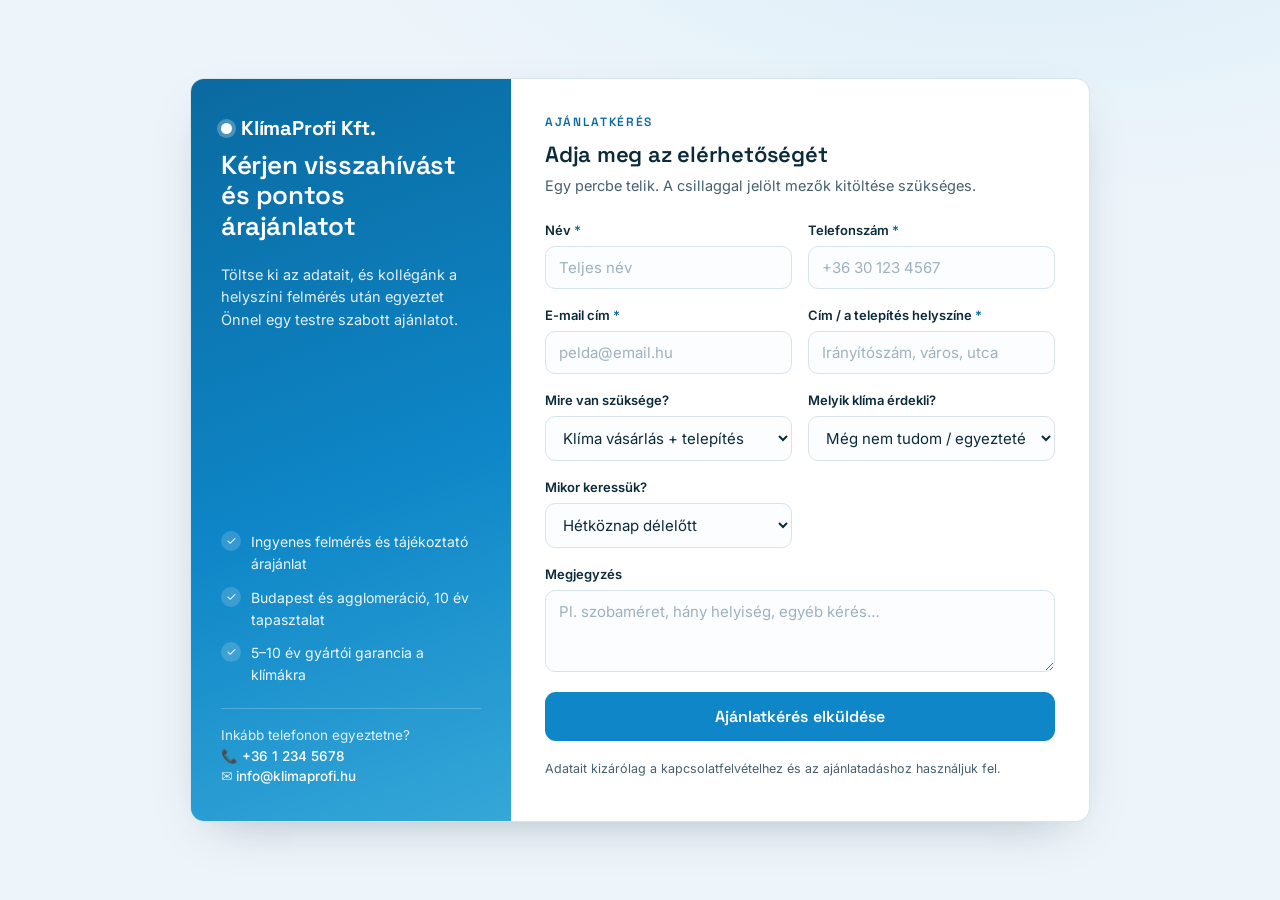
<file: ajanlatkeres.html>
<!DOCTYPE html>
<html lang="hu">
<head>
<meta charset="UTF-8">
<meta name="viewport" content="width=device-width, initial-scale=1.0">
<title>Ajánlatkérés – KlímaProfi Kft.</title>
<link rel="preconnect" href="https://fonts.googleapis.com">
<link rel="preconnect" href="https://fonts.gstatic.com" crossorigin>
<link href="https://fonts.googleapis.com/css2?family=Space+Grotesk:wght@500;600;700&family=Inter:wght@400;500;600&display=swap" rel="stylesheet">
<style>
  :root{
    --ink:#0B2A3A; --ink-soft:#46606E;
    --primary:#0E86C7; --primary-deep:#0A6AA0;
    --sky:#E8F4FB; --line:#D7E4EC;
    --surface:#FFFFFF; --bg:#EEF5FA;
    --success:#148F5B; --error:#C2410C;
    --radius:14px;
  }
  *{box-sizing:border-box;}
  html,body{margin:0;padding:0;}
  body{
    font-family:'Inter',system-ui,sans-serif;
    background:
      radial-gradient(1200px 500px at 80% -10%, #DCEEF9 0%, rgba(220,238,249,0) 60%),
      var(--bg);
    color:var(--ink);
    min-height:100vh;
    display:flex; align-items:center; justify-content:center;
    padding:28px 18px;
    line-height:1.55;
  }
  .card{
    width:100%; max-width:900px; background:var(--surface);
    border:1px solid var(--line); border-radius:var(--radius);
    box-shadow:0 18px 50px -24px rgba(11,42,58,.35);
    overflow:hidden;
    display:grid; grid-template-columns:320px 1fr;
  }
  /* left panel */
  .panel{
    background:linear-gradient(160deg, var(--primary-deep) 0%, var(--primary) 55%, #35A7D8 100%);
    color:#fff; padding:34px 30px;
    display:flex; flex-direction:column; gap:22px;
  }
  .brand{font-family:'Space Grotesk',sans-serif; font-weight:700; font-size:20px; letter-spacing:-.01em; display:flex; align-items:center; gap:9px;}
  .brand .dot{width:11px; height:11px; border-radius:50%; background:#fff; box-shadow:0 0 0 4px rgba(255,255,255,.25);}
  .panel h1{font-family:'Space Grotesk',sans-serif; font-weight:600; font-size:26px; line-height:1.18; margin:6px 0 0; letter-spacing:-.015em;}
  .panel p{margin:0; color:rgba(255,255,255,.88); font-size:14.5px;}
  .assur{display:flex; flex-direction:column; gap:12px; margin-top:auto;}
  .assur .row{display:flex; gap:10px; align-items:flex-start; font-size:14px; color:rgba(255,255,255,.92);}
  .assur .check{flex:none; width:20px; height:20px; border-radius:50%; background:rgba(255,255,255,.16); display:grid; place-items:center; font-size:12px;}
  .contact{border-top:1px solid rgba(255,255,255,.22); padding-top:16px; font-size:13.5px; color:rgba(255,255,255,.85);}
  .contact a{color:#fff; text-decoration:none; font-weight:500;}
  /* form side */
  .form-wrap{padding:34px 34px 30px;}
  .form-wrap .eyebrow{font-family:'Space Grotesk',sans-serif; font-weight:600; font-size:12px; text-transform:uppercase; letter-spacing:.14em; color:var(--primary-deep);}
  .form-wrap h2{font-family:'Space Grotesk',sans-serif; font-weight:600; font-size:22px; margin:6px 0 4px; letter-spacing:-.01em;}
  .form-wrap .lead{margin:0 0 22px; color:var(--ink-soft); font-size:14.5px;}
  form{display:grid; grid-template-columns:1fr 1fr; gap:16px 16px;}
  .field{display:flex; flex-direction:column; gap:6px;}
  .field.full{grid-column:1 / -1;}
  label{font-size:13px; font-weight:600; color:var(--ink);}
  label .req{color:var(--primary-deep);}
  input,select,textarea{
    font-family:inherit; font-size:15px; color:var(--ink);
    background:#FBFDFE; border:1px solid var(--line); border-radius:10px;
    padding:11px 13px; width:100%; transition:border-color .15s, box-shadow .15s, background .15s;
  }
  textarea{resize:vertical; min-height:82px;}
  input::placeholder,textarea::placeholder{color:#9DB2BF;}
  input:focus,select:focus,textarea:focus{
    outline:none; border-color:var(--primary);
    box-shadow:0 0 0 3px rgba(14,134,199,.16); background:#fff;
  }
  .btn{
    grid-column:1 / -1; margin-top:4px;
    font-family:'Space Grotesk',sans-serif; font-weight:600; font-size:16px;
    color:#fff; background:var(--primary); border:none; border-radius:11px;
    padding:14px 18px; cursor:pointer; letter-spacing:.005em;
    transition:background .15s, transform .05s;
  }
  .btn:hover{background:var(--primary-deep);}
  .btn:active{transform:translateY(1px);}
  .btn:disabled{opacity:.6; cursor:default;}
  .note{grid-column:1 / -1; font-size:12.5px; color:var(--ink-soft); margin-top:2px;}
  /* status */
  .status{grid-column:1 / -1; border-radius:10px; padding:12px 14px; font-size:14px; display:none;}
  .status.err{display:block; background:#FEF1EA; border:1px solid #F4C9B0; color:var(--error);}
  /* success screen */
  .done{padding:52px 40px; text-align:center; grid-column:1 / -1; display:none;}
  .done .mark{width:56px; height:56px; border-radius:50%; background:var(--sky); color:var(--success); display:grid; place-items:center; margin:0 auto 16px; font-size:26px;}
  .done h2{font-family:'Space Grotesk',sans-serif; font-weight:600; font-size:22px; margin:0 0 8px;}
  .done p{margin:0; color:var(--ink-soft); font-size:15px;}
  @media (max-width:760px){
    .card{grid-template-columns:1fr;}
    .panel{padding:28px 24px;}
    .panel h1{font-size:23px;}
    .assur{margin-top:8px;}
    form{grid-template-columns:1fr;}
    .form-wrap{padding:26px 22px;}
  }
  @media (prefers-reduced-motion:reduce){*{transition:none !important;}}
</style>
</head>
<body>
  <main class="card">
    <aside class="panel">
      <div>
        <div class="brand"><span class="dot"></span> KlímaProfi Kft.</div>
        <h1>Kérjen visszahívást és pontos árajánlatot</h1>
      </div>
      <p>Töltse ki az adatait, és kollégánk a helyszíni felmérés után egyeztet Önnel egy testre szabott ajánlatot.</p>
      <div class="assur">
        <div class="row"><span class="check">✓</span> Ingyenes felmérés és tájékoztató árajánlat</div>
        <div class="row"><span class="check">✓</span> Budapest és agglomeráció, 10 év tapasztalat</div>
        <div class="row"><span class="check">✓</span> 5–10 év gyártói garancia a klímákra</div>
      </div>
      <div class="contact">
        Inkább telefonon egyeztetne?<br>
        📞 <a href="tel:+3612345678">+36 1 234 5678</a><br>
        ✉️ <a href="mailto:info@klimaprofi.hu">info@klimaprofi.hu</a>
      </div>
    </aside>

    <section class="form-wrap">
      <div class="eyebrow">Ajánlatkérés</div>
      <h2>Adja meg az elérhetőségét</h2>
      <p class="lead">Egy percbe telik. A csillaggal jelölt mezők kitöltése szükséges.</p>

      <form id="leadForm" novalidate>
        <div class="field">
          <label for="nev">Név <span class="req">*</span></label>
          <input id="nev" name="nev" type="text" autocomplete="name" placeholder="Teljes név" required>
        </div>
        <div class="field">
          <label for="telefon">Telefonszám <span class="req">*</span></label>
          <input id="telefon" name="telefon" type="tel" autocomplete="tel" placeholder="+36 30 123 4567" required>
        </div>
        <div class="field">
          <label for="email">E-mail cím <span class="req">*</span></label>
          <input id="email" name="email" type="email" autocomplete="email" placeholder="pelda@email.hu" required>
        </div>
        <div class="field">
          <label for="lakcim">Cím / a telepítés helyszíne <span class="req">*</span></label>
          <input id="lakcim" name="lakcim" type="text" placeholder="Irányítószám, város, utca" required>
        </div>
        <div class="field">
          <label for="szolgaltatas">Mire van szüksége?</label>
          <select id="szolgaltatas" name="szolgaltatas">
            <option value="Klíma vásárlás + telepítés">Klíma vásárlás + telepítés</option>
            <option value="Csak telepítés">Csak telepítés</option>
            <option value="Tisztítás, karbantartás">Tisztítás, karbantartás</option>
            <option value="Szerviz, javítás">Szerviz, javítás</option>
            <option value="Egyéb / még nem tudom">Egyéb / még nem tudom</option>
          </select>
        </div>
        <div class="field">
          <label for="termek">Melyik klíma érdekli?</label>
          <select id="termek" name="termek">
            <option value="Még nem tudom / egyeztetés alatt">Még nem tudom / egyeztetés alatt</option>
            <option value="Midea Inverter Easy">Midea Inverter Easy (9000 BTU)</option>
            <option value="LG Standard Plus">LG Standard Plus (12000 BTU)</option>
            <option value="Daikin Perfera Plus">Daikin Perfera Plus (18000 BTU)</option>
            <option value="Fujitsu Slim Design">Fujitsu Slim Design (24000 BTU)</option>
          </select>
        </div>
        <div class="field">
          <label for="idopont">Mikor keressük?</label>
          <select id="idopont" name="idopont">
            <option value="Hétköznap délelőtt">Hétköznap délelőtt</option>
            <option value="Hétköznap délután">Hétköznap délután</option>
            <option value="Hétvégén">Hétvégén</option>
            <option value="Bármikor">Bármikor megfelel</option>
          </select>
        </div>
        <div class="field full">
          <label for="uzenet">Megjegyzés</label>
          <textarea id="uzenet" name="uzenet" placeholder="Pl. szobaméret, hány helyiség, egyéb kérés…"></textarea>
        </div>

        <div class="status" id="status"></div>

        <button class="btn" type="submit" id="submitBtn">Ajánlatkérés elküldése</button>
        <p class="note">Adatait kizárólag a kapcsolatfelvételhez és az ajánlatadáshoz használjuk fel.</p>
      </form>

      <div class="done" id="done">
        <div class="mark">✓</div>
        <h2>Köszönjük, megkaptuk!</h2>
        <p>Kollégánk hamarosan felveszi Önnel a kapcsolatot a megadott elérhetőségen. A visszaigazolást e-mailben is elküldtük.</p>
      </div>
    </section>
  </main>

<script>
  // ⬇️ IDE ÍRD BE az n8n űrlap-webhook Production URL-jét:
  const WEBHOOK_URL = 'https://csuszi.app.n8n.cloud/webhook/klimaprofi-lead-form';

  // Chatbot által átadott termék előtöltése a linkből (?termek=...)
  (function(){
    try{
      var params = new URLSearchParams(window.location.search);
      var t = params.get('termek');
      if(t){
        var sel = document.getElementById('termek');
        for(var i=0;i<sel.options.length;i++){
          if(sel.options[i].value.toLowerCase() === t.toLowerCase()){ sel.selectedIndex = i; break; }
        }
      }
    }catch(e){}
  })();

  const form = document.getElementById('leadForm');
  const statusEl = document.getElementById('status');
  const submitBtn = document.getElementById('submitBtn');
  const doneEl = document.getElementById('done');

  function showError(msg){
    statusEl.className = 'status err';
    statusEl.textContent = msg;
  }

  form.addEventListener('submit', async (e) => {
    e.preventDefault();
    statusEl.className = 'status'; statusEl.textContent = '';

    // egyszerű kötelező-mező ellenőrzés
    for (const id of ['nev','telefon','email','lakcim']) {
      if (!document.getElementById(id).value.trim()) {
        showError('Kérjük, töltse ki a csillaggal jelölt mezőket.');
        document.getElementById(id).focus();
        return;
      }
    }

    const payload = {
      nev: form.nev.value.trim(),
      telefon: form.telefon.value.trim(),
      email: form.email.value.trim(),
      lakcim: form.lakcim.value.trim(),
      szolgaltatas: form.szolgaltatas.value,
      termek: form.termek.value,
      idopont: form.idopont.value,
      uzenet: form.uzenet.value.trim()
    };

    submitBtn.disabled = true;
    submitBtn.textContent = 'Küldés folyamatban…';

    try {
      const res = await fetch(WEBHOOK_URL, {
        method: 'POST',
        headers: { 'Content-Type': 'application/json' },
        body: JSON.stringify(payload)
      });
      if (!res.ok) throw new Error('HTTP ' + res.status);
      form.style.display = 'none';
      doneEl.style.display = 'block';
    } catch (err) {
      submitBtn.disabled = false;
      submitBtn.textContent = 'Ajánlatkérés elküldése';
      showError('Nem sikerült elküldeni. Kérjük, próbálja újra, vagy hívjon minket: +36 1 234 5678.');
    }
  });
</script>
</body>
</html>
</file>
<file: docs/style.css>
* {
    margin: 0;
    padding: 0;
    box-sizing: border-box;
}

:root {
    --bg: #f4f8fc;
    --surface: rgba(255, 255, 255, 0.88);
    --surface-strong: #ffffff;
    --text: #102033;
    --muted: #5e7187;
    --primary: #0a84ff;
    --primary-dark: #0b5fbf;
    --accent: #11c5ff;
    --line: rgba(16, 32, 51, 0.08);
    --shadow: 0 18px 50px rgba(16, 32, 51, 0.12);
    --shadow-soft: 0 10px 30px rgba(16, 32, 51, 0.08);
}

html {
    scroll-behavior: smooth;
}

body {
    font-family: 'Segoe UI', Tahoma, Geneva, Verdana, sans-serif;
    line-height: 1.6;
    color: var(--text);
    background:
        radial-gradient(circle at top left, rgba(17, 197, 255, 0.16), transparent 28%),
        radial-gradient(circle at top right, rgba(10, 132, 255, 0.12), transparent 25%),
        var(--bg);
}

img {
    max-width: 100%;
    display: block;
}

.container {
    max-width: 1200px;
    margin: 0 auto;
    padding: 0 20px;
}

a {
    text-decoration: none;
    color: inherit;
}

button {
    cursor: pointer;
    border: none;
    font-size: 1rem;
    font-family: inherit;
}

.sr-only {
    position: absolute;
    width: 1px;
    height: 1px;
    padding: 0;
    margin: -1px;
    overflow: hidden;
    clip: rect(0, 0, 0, 0);
    white-space: nowrap;
    border: 0;
}

.eyebrow {
    display: inline-block;
    font-size: 0.8rem;
    font-weight: 700;
    letter-spacing: 0.08em;
    text-transform: uppercase;
    color: var(--primary);
    background: rgba(10, 132, 255, 0.08);
    padding: 0.5rem 0.8rem;
    border-radius: 999px;
}

/* Navigation */
.navbar {
    position: sticky;
    top: 0;
    z-index: 1000;
    backdrop-filter: blur(18px);
    background: rgba(8, 24, 41, 0.72);
    border-bottom: 1px solid rgba(255, 255, 255, 0.08);
    color: white;
}

.navbar .container {
    display: flex;
    justify-content: space-between;
    align-items: center;
    gap: 1rem;
    padding-top: 1rem;
    padding-bottom: 1rem;
}

.logo h1 {
    font-size: 1.7rem;
    font-weight: 800;
    letter-spacing: -0.03em;
}

.logo .tagline {
    font-size: 0.82rem;
    opacity: 0.82;
}

.nav-links {
    display: flex;
    list-style: none;
    gap: 1.5rem;
    align-items: center;
}

.nav-links a,
.nav-cta {
    color: rgba(255, 255, 255, 0.92);
    transition: all 0.25s ease;
}

.nav-links a:hover {
    color: white;
}

.nav-cta {
    background: linear-gradient(135deg, var(--accent), var(--primary));
    color: white;
    padding: 0.8rem 1.2rem;
    border-radius: 999px;
    font-weight: 700;
    box-shadow: 0 10px 24px rgba(10, 132, 255, 0.28);
}

.nav-cta:hover {
    transform: translateY(-1px);
}

/* Hero Section */
.hero {
    padding: 4.5rem 0 4rem;
    color: var(--text);
}

.hero-layout {
    display: grid;
    grid-template-columns: 1.08fr 0.92fr;
    gap: 2.5rem;
    align-items: center;
}

.hero-copy h2 {
    font-size: clamp(2.6rem, 5vw, 4.6rem);
    line-height: 1.02;
    margin: 1rem 0 1.1rem;
    letter-spacing: -0.05em;
}

.hero-lead {
    font-size: 1.13rem;
    color: var(--muted);
    max-width: 42rem;
}

.hero-actions {
    display: flex;
    flex-wrap: wrap;
    gap: 0.9rem;
    margin: 1.8rem 0 1.1rem;
}

.cta-btn,
.secondary-btn,
.ghost-btn {
    display: inline-flex;
    align-items: center;
    justify-content: center;
    border-radius: 999px;
    padding: 0.95rem 1.45rem;
    font-weight: 700;
    transition: transform 0.25s ease, box-shadow 0.25s ease, background 0.25s ease;
}

.hero-actions a.cta-btn,
.hero-actions a.secondary-btn {
    text-decoration: none;
}

.cta-btn {
    background: linear-gradient(135deg, var(--primary), var(--accent));
    color: white;
    box-shadow: 0 12px 24px rgba(10, 132, 255, 0.26);
}

.secondary-btn,
.ghost-btn {
    background: rgba(255, 255, 255, 0.88);
    color: var(--primary-dark);
    border: 1px solid rgba(10, 132, 255, 0.14);
}

.cta-btn:hover,
.secondary-btn:hover,
.ghost-btn:hover {
    transform: translateY(-2px);
}

.hero-points {
    display: flex;
    flex-wrap: wrap;
    gap: 0.75rem;
    color: var(--muted);
    margin-bottom: 1.5rem;
}

.hero-points span {
    background: rgba(255, 255, 255, 0.7);
    border: 1px solid rgba(16, 32, 51, 0.06);
    padding: 0.65rem 0.85rem;
    border-radius: 999px;
    box-shadow: var(--shadow-soft);
}

.hero-stats {
    display: grid;
    grid-template-columns: repeat(3, minmax(98px, 0.75fr)) minmax(150px, 1.25fr);
    align-items: start;
    gap: 0.9rem;
    margin-top: 1rem;
}

.stat-card {
    min-width: 0;
    background: var(--surface);
    border: 1px solid var(--line);
    border-radius: 18px;
    padding: 0.85rem 0.95rem;
    box-shadow: var(--shadow-soft);
}

.stat-card strong {
    display: block;
    font-size: 1.35rem;
    line-height: 1.18;
    margin-bottom: 0.2rem;
    color: var(--primary-dark);
    overflow-wrap: anywhere;
}

.stat-card span {
    display: block;
    font-size: 0.84rem;
    color: var(--muted);
    overflow-wrap: anywhere;
}

.stat-card:nth-child(4) strong {
    font-size: clamp(1rem, 2vw, 1.28rem);
}

.hero-visual {
    display: grid;
    gap: 1rem;
}

.hero-image-card,
.intro-image-frame,
.service-media,
.product-media {
    overflow: hidden;
    border-radius: 28px;
    box-shadow: var(--shadow);
}

.hero-image-card {
    position: relative;
    min-height: 520px;
    background: #dcecf8;
}

.hero-image-card img,
.intro-image-frame img,
.service-media img,
.product-media img {
    width: 100%;
    height: 100%;
    object-fit: cover;
}

.floating-card {
    position: absolute;
    left: 1.2rem;
    bottom: 1.2rem;
    right: 1.2rem;
    padding: 1rem 1.1rem;
    border-radius: 20px;
    color: white;
    background: linear-gradient(135deg, rgba(8, 24, 41, 0.8), rgba(10, 132, 255, 0.72));
    backdrop-filter: blur(12px);
    border: 1px solid rgba(255, 255, 255, 0.12);
}

.floating-label {
    display: inline-block;
    font-size: 0.78rem;
    text-transform: uppercase;
    letter-spacing: 0.08em;
    opacity: 0.82;
    margin-bottom: 0.35rem;
}

.hero-mini-grid {
    display: grid;
    grid-template-columns: repeat(2, minmax(0, 1fr));
    gap: 1rem;
}

.mini-card {
    background: var(--surface);
    border: 1px solid var(--line);
    border-radius: 22px;
    padding: 1rem;
    box-shadow: var(--shadow-soft);
    display: grid;
    grid-template-columns: 42px 1fr;
    gap: 0.9rem;
    align-items: center;
}

.mini-card span {
    font-size: 1.6rem;
}

.mini-card p {
    color: var(--muted);
}

/* Sections */
.section {
    padding: 4rem 0;
}

section[id] {
    scroll-margin-top: 110px;
}

.section:nth-of-type(even) {
    background: rgba(255, 255, 255, 0.52);
}

.section h2 {
    font-size: clamp(2rem, 3vw, 3rem);
    text-align: center;
    margin-bottom: 0.65rem;
    letter-spacing: -0.03em;
}

.section-subtitle {
    text-align: center;
    color: var(--muted);
    margin-bottom: 2.2rem;
    font-size: 1.05rem;
}

/* Intro Section */
.intro-grid {
    display: grid;
    grid-template-columns: 0.92fr 1.08fr;
    gap: 2rem;
    align-items: center;
}

.intro-image-frame {
    min-height: 460px;
}

.intro-copy h2 {
    text-align: left;
    margin-top: 0.9rem;
}

.intro-copy p {
    color: var(--muted);
    font-size: 1.02rem;
    margin: 0.9rem 0 1.3rem;
}

.intro-highlights {
    display: grid;
    grid-template-columns: repeat(3, minmax(0, 1fr));
    gap: 1rem;
}

.intro-highlights article,
.contact-item,
.faq-item,
.product-card,
.service-card {
    background: var(--surface);
    border: 1px solid var(--line);
    border-radius: 26px;
    backdrop-filter: blur(18px);
    box-shadow: var(--shadow-soft);
}

.intro-highlights article {
    padding: 1rem;
}

.intro-highlights h3 {
    font-size: 1rem;
    margin-bottom: 0.5rem;
}

.intro-highlights p {
    font-size: 0.94rem;
    margin: 0;
}

/* Products Grid */
.products-grid {
    display: grid;
    grid-template-columns: repeat(auto-fit, minmax(270px, 1fr));
    gap: 1.4rem;
}

.product-card {
    overflow: hidden;
    display: flex;
    flex-direction: column;
}

.product-media {
    position: relative;
    aspect-ratio: 4 / 3;
    border-bottom-left-radius: 0;
    border-bottom-right-radius: 0;
}

.product-media::after,
.service-media::after {
    content: '';
    position: absolute;
    inset: 0;
    background: linear-gradient(180deg, transparent 55%, rgba(8, 24, 41, 0.55));
}

.product-badges {
    position: absolute;
    left: 1rem;
    right: 1rem;
    top: 1rem;
    display: flex;
    justify-content: space-between;
    gap: 0.75rem;
    z-index: 1;
}

.badge {
    display: inline-flex;
    align-items: center;
    padding: 0.45rem 0.75rem;
    border-radius: 999px;
    font-size: 0.8rem;
    font-weight: 700;
    color: white;
    background: rgba(8, 24, 41, 0.72);
}

.badge.soft {
    background: rgba(255, 255, 255, 0.86);
    color: var(--primary-dark);
}

.badge.in-stock {
    background: rgba(20, 153, 92, 0.92);
}

.badge.out-of-stock {
    background: rgba(205, 57, 65, 0.92);
}

.product-body {
    padding: 1.25rem 1.15rem 1.3rem;
}

.product-body h3,
.service-body h3 {
    font-size: 1.35rem;
    letter-spacing: -0.02em;
    margin-top: 0.4rem;
    overflow-wrap: anywhere;
}

.product-description,
.service-body p {
    color: var(--muted);
    overflow-wrap: anywhere;
}

.spec-chips,
.service-meta,
.feature-tags {
    display: flex;
    flex-wrap: wrap;
    gap: 0.55rem;
}

.spec-chips {
    margin: 1rem 0;
}

.spec-chips span,
.service-meta span,
.feature-tags span {
    background: rgba(10, 132, 255, 0.08);
    color: var(--primary-dark);
    border: 1px solid rgba(10, 132, 255, 0.1);
    border-radius: 999px;
    padding: 0.45rem 0.7rem;
    font-size: 0.86rem;
}

.price-row {
    display: flex;
    align-items: baseline;
    justify-content: space-between;
    gap: 1rem;
    margin: 0.9rem 0 1rem;
}

.price {
    font-size: 1.45rem;
    font-weight: 800;
    color: var(--primary-dark);
}

.product-cta-note {
    font-size: 0.88rem;
    color: var(--muted);
}

.feature-tags {
    margin-bottom: 1rem;
}

/* Services Grid */
.services-grid {
    display: grid;
    grid-template-columns: repeat(auto-fit, minmax(285px, 1fr));
    gap: 1.4rem;
}

.service-card {
    overflow: hidden;
}

.service-media {
    position: relative;
    aspect-ratio: 16 / 10;
}

.service-type {
    position: absolute;
    z-index: 1;
    left: 1rem;
    bottom: 1rem;
    color: white;
    background: rgba(8, 24, 41, 0.72);
    padding: 0.5rem 0.8rem;
    border-radius: 999px;
    font-size: 0.82rem;
    font-weight: 700;
}

.service-body {
    padding: 1.2rem 1.1rem 1.3rem;
}

.service-meta {
    margin: 0.9rem 0 1rem;
}

.service-body h4 {
    margin: 1rem 0 0.6rem;
    font-size: 0.95rem;
    color: var(--primary-dark);
}

.service-body ul {
    list-style: none;
    display: grid;
    gap: 0.45rem;
}

.service-body li {
    color: var(--muted);
    padding-left: 1.3rem;
    position: relative;
}

.service-body li::before {
    content: '✓';
    position: absolute;
    left: 0;
    top: 0;
    color: #169b5a;
    font-weight: 800;
}

.service-note {
    margin-top: 1rem;
    font-style: italic;
    color: var(--muted);
}

/* FAQ */
.faq-container {
    max-width: 840px;
    margin: 0 auto;
    display: grid;
    gap: 1rem;
}

.faq-item {
    overflow: hidden;
}

.faq-question {
    padding: 1.15rem 1.2rem;
    cursor: pointer;
    display: flex;
    justify-content: space-between;
    align-items: center;
    gap: 1rem;
}

.faq-question h4 {
    font-size: 1.03rem;
    flex: 1;
    min-width: 0;
    overflow-wrap: anywhere;
}

.faq-toggle {
    color: var(--primary-dark);
    font-size: 1.15rem;
    transition: transform 0.25s ease;
}

.faq-item.active .faq-toggle {
    transform: rotate(180deg);
}

.faq-answer {
    padding: 0 1.2rem 1.2rem;
    display: none;
    color: var(--muted);
    overflow-wrap: anywhere;
}

.faq-item.active .faq-answer {
    display: block;
}

/* Contact Section */
.contact-info {
    display: grid;
    grid-template-columns: repeat(auto-fit, minmax(240px, 1fr));
    gap: 1.2rem;
    max-width: 1000px;
    margin: 0 auto;
}
.contact-item {
    padding: 1.4rem;
    text-align: center;
}

.contact-item h3 {
    color: var(--primary-dark);
    margin-bottom: 0.8rem;
}

.contact-item a {
    color: var(--primary-dark);
    font-weight: 700;
}

.contact-item p {
    color: var(--muted);
}

/* Footer */
.footer {
    background: linear-gradient(135deg, #081829, #102a44);
    color: rgba(255, 255, 255, 0.82);
    text-align: center;
    padding: 2rem;
    margin-top: 3rem;
}

/* Chatbot Widget */
.chatbot-widget {
    position: fixed;
    bottom: 20px;
    right: 20px;
    z-index: 999;
}

.chatbot-toggle {
    background: linear-gradient(135deg, var(--primary), var(--accent));
    color: white;
    padding: 1rem 1.4rem;
    border-radius: 999px;
    font-size: 1rem;
    box-shadow: 0 14px 30px rgba(10, 132, 255, 0.26);
    transition: transform 0.25s ease, box-shadow 0.25s ease;
}

.chatbot-toggle:hover {
    transform: translateY(-2px) scale(1.02);
    box-shadow: 0 18px 34px rgba(10, 132, 255, 0.33);
}

.chatbot-window {
    position: absolute;
    bottom: 0;
    right: 0;
    width: 360px;
    height: 460px;
    background: rgba(255, 255, 255, 0.96);
    border-radius: 22px;
    box-shadow: var(--shadow);
    display: flex;
    flex-direction: column;
    border: 1px solid rgba(16, 32, 51, 0.08);
    overflow: hidden;
}

.chatbot-header {
    background: linear-gradient(135deg, #081829, #0a84ff);
    color: white;
    padding: 1rem;
    display: flex;
    justify-content: space-between;
    align-items: center;
}

.chatbot-header h4 {
    margin: 0;
}

.close-btn {
    background: none;
    color: white;
    font-size: 1.3rem;
    cursor: pointer;
}

.chatbot-messages {
    flex-grow: 1;
    display: flex;
    flex-direction: column;
    gap: 0.75rem;
    padding: 1rem;
    overflow-y: auto;
    background: #f7fbff;
}

.message {
    max-width: 84%;
    padding: 0.75rem 0.9rem;
    border-radius: 16px;
    font-size: 0.94rem;
    line-height: 1.45;
    white-space: pre-wrap;
    overflow-wrap: anywhere;
    word-break: normal;
    box-shadow: 0 8px 18px rgba(16, 32, 51, 0.08);
}

.message strong {
    font-weight: 800;
}

.message.user {
    align-self: flex-end;
    color: white;
    background: linear-gradient(135deg, var(--primary), var(--accent));
    border-bottom-right-radius: 6px;
}

.message.bot {
    align-self: flex-start;
    color: var(--text);
    background: white;
    border: 1px solid rgba(16, 32, 51, 0.08);
    border-bottom-left-radius: 6px;
}

.chatbot-input {
    display: flex;
    gap: 0.5rem;
    padding: 1rem;
    border-top: 1px solid rgba(16, 32, 51, 0.08);
    background: white;
}

.chatbot-input input {
    flex: 1 1 auto;
    min-width: 0;
    padding: 0.8rem 0.9rem;
    border: 1px solid rgba(16, 32, 51, 0.12);
    border-radius: 14px;
    font-size: 0.95rem;
}

.chatbot-input button {
    background: var(--primary);
    color: white;
    padding: 0.8rem 1.1rem;
    border-radius: 14px;
    font-weight: 700;
}

/* Animations */
@keyframes fadeInDown {
    from {
        opacity: 0;
        transform: translateY(-20px);
    }
    to {
        opacity: 1;
        transform: translateY(0);
    }
}

/* Responsive */
@media (max-width: 1024px) {
    .hero-layout,
    .intro-grid {
        grid-template-columns: 1fr;
    }

    .hero-image-card {
        min-height: 420px;
    }

    .intro-highlights,
    .hero-stats {
        grid-template-columns: repeat(2, minmax(0, 1fr));
    }
}

@media (max-width: 768px) {
    .navbar .container {
        flex-wrap: wrap;
    }

    .nav-links {
        width: 100%;
        justify-content: center;
        flex-wrap: wrap;
        gap: 0.9rem 1rem;
    }

    .nav-cta {
        margin-left: auto;
    }

    .hero {
        padding-top: 3rem;
    }

    .hero-actions,
    .hero-points {
        flex-direction: column;
        align-items: flex-start;
    }

    .hero-stats,
    .intro-highlights,
    .hero-mini-grid {
        grid-template-columns: 1fr;
    }

    .section {
        padding: 3.2rem 0;
    }

    .chatbot-window {
        width: min(92vw, 360px);
        height: 420px;
    }
}

/* ============================================================
   KLÍMAPROFI – ARCULATI FRISSÍTÉS (egységes az űrlappal/e-mailekkel)
   ============================================================ */
:root {
  --bg: #edf3f7;
  --surface: #ffffff;
  --surface-strong: #ffffff;
  --text: #0b2a3a;
  --muted: #5a7180;
  --primary: #0e86c7;
  --primary-dark: #0a6aa0;
  --accent: #35b0d8;
  --line: rgba(11, 42, 58, 0.10);
  --shadow: 0 22px 60px -28px rgba(11, 42, 58, 0.35);
  --shadow-soft: 0 12px 34px -20px rgba(11, 42, 58, 0.26);
}
body {
  font-family: 'Inter', system-ui, -apple-system, sans-serif !important;
  color: var(--text);
  background:
    radial-gradient(900px 440px at 88% -8%, rgba(53,176,216,0.16), transparent 60%),
    radial-gradient(700px 380px at 0% 0%, rgba(14,134,199,0.10), transparent 55%),
    var(--bg);
}
h1, h2, h3, .logo h1, .hero-copy h2, .stat-card strong, .section h2 {
  font-family: 'Space Grotesk', 'Inter', sans-serif !important;
  letter-spacing: -0.02em;
}
.eyebrow {
  text-transform: uppercase; letter-spacing: 0.16em;
  font-size: 0.74rem; font-weight: 600; color: var(--primary-dark);
}
.nav-cta {
  background: var(--primary); color: #fff !important;
  padding: 0.6rem 1.1rem; border-radius: 10px; font-weight: 600;
  transition: background .15s, transform .05s;
}
.nav-cta:hover { background: var(--primary-dark); }
.nav-cta:active { transform: translateY(1px); }
.cta-btn {
  background: var(--primary); color: #fff !important;
  padding: 0.85rem 1.5rem; border-radius: 11px; font-weight: 600;
  box-shadow: var(--shadow-soft); transition: background .15s, transform .05s;
}
.cta-btn:hover { background: var(--primary-dark); }
.cta-btn:active { transform: translateY(1px); }
.secondary-btn {
  padding: 0.85rem 1.5rem; border-radius: 11px; font-weight: 600;
  border: 1.5px solid var(--primary); color: var(--primary-dark) !important;
  background: transparent; transition: background .15s;
}
.secondary-btn:hover { background: rgba(14,134,199,0.08); }
.stat-card {
  background: var(--surface); border: 1px solid var(--line);
  border-radius: 14px; box-shadow: var(--shadow-soft);
}
.stat-card strong { color: var(--primary-dark); }
.product-card, .service-card {
  background: var(--surface); border: 1px solid var(--line);
  border-radius: 16px; box-shadow: var(--shadow-soft); overflow: hidden;
  transition: transform .18s ease, box-shadow .18s ease;
}
.product-card:hover, .service-card:hover {
  transform: translateY(-4px); box-shadow: var(--shadow);
}
.section-subtitle { color: var(--muted); }
.footer { background: #0b2a3a; color: #cfe0ea; }
.chatbot-toggle {
  background: var(--primary) !important; color: #fff !important;
  border-radius: 999px; font-weight: 600; box-shadow: var(--shadow-soft);
}
.chatbot-header { background: var(--primary) !important; }
@media (prefers-reduced-motion: reduce) { * { transition: none !important; scroll-behavior: auto !important; } }


/* NAVIGÁCIÓ – SÖTÉT SÁV, FEHÉR OLVASHATÓ SZÖVEG */
.navbar { background: rgba(8, 24, 41, 0.90) !important; color: #ffffff !important; border-bottom: 1px solid rgba(255,255,255,0.10) !important; }
.logo h1 { color: #ffffff !important; }
.logo .tagline { color: rgba(255,255,255,0.80) !important; }
.nav-links a { color: rgba(255,255,255,0.92) !important; }
.nav-links a:hover { color: #ffffff !important; }
.nav-cta { color: #ffffff !important; }
</file>
<file: website/style.css>
* {
    margin: 0;
    padding: 0;
    box-sizing: border-box;
}

:root {
    --bg: #f4f8fc;
    --surface: rgba(255, 255, 255, 0.88);
    --surface-strong: #ffffff;
    --text: #102033;
    --muted: #5e7187;
    --primary: #0a84ff;
    --primary-dark: #0b5fbf;
    --accent: #11c5ff;
    --line: rgba(16, 32, 51, 0.08);
    --shadow: 0 18px 50px rgba(16, 32, 51, 0.12);
    --shadow-soft: 0 10px 30px rgba(16, 32, 51, 0.08);
}

html {
    scroll-behavior: smooth;
}

body {
    font-family: 'Segoe UI', Tahoma, Geneva, Verdana, sans-serif;
    line-height: 1.6;
    color: var(--text);
    background:
        radial-gradient(circle at top left, rgba(17, 197, 255, 0.16), transparent 28%),
        radial-gradient(circle at top right, rgba(10, 132, 255, 0.12), transparent 25%),
        var(--bg);
}

img {
    max-width: 100%;
    display: block;
}

.container {
    max-width: 1200px;
    margin: 0 auto;
    padding: 0 20px;
}

a {
    text-decoration: none;
    color: inherit;
}

button {
    cursor: pointer;
    border: none;
    font-size: 1rem;
    font-family: inherit;
}

.sr-only {
    position: absolute;
    width: 1px;
    height: 1px;
    padding: 0;
    margin: -1px;
    overflow: hidden;
    clip: rect(0, 0, 0, 0);
    white-space: nowrap;
    border: 0;
}

.eyebrow {
    display: inline-block;
    font-size: 0.8rem;
    font-weight: 700;
    letter-spacing: 0.08em;
    text-transform: uppercase;
    color: var(--primary);
    background: rgba(10, 132, 255, 0.08);
    padding: 0.5rem 0.8rem;
    border-radius: 999px;
}

/* Navigation */
.navbar {
    position: sticky;
    top: 0;
    z-index: 1000;
    backdrop-filter: blur(18px);
    background: rgba(8, 24, 41, 0.72);
    border-bottom: 1px solid rgba(255, 255, 255, 0.08);
    color: white;
}

.navbar .container {
    display: flex;
    justify-content: space-between;
    align-items: center;
    gap: 1rem;
    padding-top: 1rem;
    padding-bottom: 1rem;
}

.logo h1 {
    font-size: 1.7rem;
    font-weight: 800;
    letter-spacing: -0.03em;
}

.logo .tagline {
    font-size: 0.82rem;
    opacity: 0.82;
}

.nav-links {
    display: flex;
    list-style: none;
    gap: 1.5rem;
    align-items: center;
}

.nav-links a,
.nav-cta {
    color: rgba(255, 255, 255, 0.92);
    transition: all 0.25s ease;
}

.nav-links a:hover {
    color: white;
}

.nav-cta {
    background: linear-gradient(135deg, var(--accent), var(--primary));
    color: white;
    padding: 0.8rem 1.2rem;
    border-radius: 999px;
    font-weight: 700;
    box-shadow: 0 10px 24px rgba(10, 132, 255, 0.28);
}

.nav-cta:hover {
    transform: translateY(-1px);
}

/* Hero Section */
.hero {
    padding: 4.5rem 0 4rem;
    color: var(--text);
}

.hero-layout {
    display: grid;
    grid-template-columns: 1.08fr 0.92fr;
    gap: 2.5rem;
    align-items: center;
}

.hero-copy h2 {
    font-size: clamp(2.6rem, 5vw, 4.6rem);
    line-height: 1.02;
    margin: 1rem 0 1.1rem;
    letter-spacing: -0.05em;
}

.hero-lead {
    font-size: 1.13rem;
    color: var(--muted);
    max-width: 42rem;
}

.hero-actions {
    display: flex;
    flex-wrap: wrap;
    gap: 0.9rem;
    margin: 1.8rem 0 1.1rem;
}

.cta-btn,
.secondary-btn,
.ghost-btn {
    display: inline-flex;
    align-items: center;
    justify-content: center;
    border-radius: 999px;
    padding: 0.95rem 1.45rem;
    font-weight: 700;
    transition: transform 0.25s ease, box-shadow 0.25s ease, background 0.25s ease;
}

.hero-actions a.cta-btn,
.hero-actions a.secondary-btn {
    text-decoration: none;
}

.cta-btn {
    background: linear-gradient(135deg, var(--primary), var(--accent));
    color: white;
    box-shadow: 0 12px 24px rgba(10, 132, 255, 0.26);
}

.secondary-btn,
.ghost-btn {
    background: rgba(255, 255, 255, 0.88);
    color: var(--primary-dark);
    border: 1px solid rgba(10, 132, 255, 0.14);
}

.cta-btn:hover,
.secondary-btn:hover,
.ghost-btn:hover {
    transform: translateY(-2px);
}

.hero-points {
    display: flex;
    flex-wrap: wrap;
    gap: 0.75rem;
    color: var(--muted);
    margin-bottom: 1.5rem;
}

.hero-points span {
    background: rgba(255, 255, 255, 0.7);
    border: 1px solid rgba(16, 32, 51, 0.06);
    padding: 0.65rem 0.85rem;
    border-radius: 999px;
    box-shadow: var(--shadow-soft);
}

.hero-stats {
    display: grid;
    grid-template-columns: repeat(3, minmax(98px, 0.75fr)) minmax(150px, 1.25fr);
    align-items: start;
    gap: 0.9rem;
    margin-top: 1rem;
}

.stat-card {
    min-width: 0;
    background: var(--surface);
    border: 1px solid var(--line);
    border-radius: 18px;
    padding: 0.85rem 0.95rem;
    box-shadow: var(--shadow-soft);
}

.stat-card strong {
    display: block;
    font-size: 1.35rem;
    line-height: 1.18;
    margin-bottom: 0.2rem;
    color: var(--primary-dark);
    overflow-wrap: anywhere;
}

.stat-card span {
    display: block;
    font-size: 0.84rem;
    color: var(--muted);
    overflow-wrap: anywhere;
}

.stat-card:nth-child(4) strong {
    font-size: clamp(1rem, 2vw, 1.28rem);
}

.hero-visual {
    display: grid;
    gap: 1rem;
}

.hero-image-card,
.intro-image-frame,
.service-media,
.product-media {
    overflow: hidden;
    border-radius: 28px;
    box-shadow: var(--shadow);
}

.hero-image-card {
    position: relative;
    min-height: 520px;
    background: #dcecf8;
}

.hero-image-card img,
.intro-image-frame img,
.service-media img,
.product-media img {
    width: 100%;
    height: 100%;
    object-fit: cover;
}

.floating-card {
    position: absolute;
    left: 1.2rem;
    bottom: 1.2rem;
    right: 1.2rem;
    padding: 1rem 1.1rem;
    border-radius: 20px;
    color: white;
    background: linear-gradient(135deg, rgba(8, 24, 41, 0.8), rgba(10, 132, 255, 0.72));
    backdrop-filter: blur(12px);
    border: 1px solid rgba(255, 255, 255, 0.12);
}

.floating-label {
    display: inline-block;
    font-size: 0.78rem;
    text-transform: uppercase;
    letter-spacing: 0.08em;
    opacity: 0.82;
    margin-bottom: 0.35rem;
}

.hero-mini-grid {
    display: grid;
    grid-template-columns: repeat(2, minmax(0, 1fr));
    gap: 1rem;
}

.mini-card {
    background: var(--surface);
    border: 1px solid var(--line);
    border-radius: 22px;
    padding: 1rem;
    box-shadow: var(--shadow-soft);
    display: grid;
    grid-template-columns: 42px 1fr;
    gap: 0.9rem;
    align-items: center;
}

.mini-card span {
    font-size: 1.6rem;
}

.mini-card p {
    color: var(--muted);
}

/* Sections */
.section {
    padding: 4rem 0;
}

section[id] {
    scroll-margin-top: 110px;
}

.section:nth-of-type(even) {
    background: rgba(255, 255, 255, 0.52);
}

.section h2 {
    font-size: clamp(2rem, 3vw, 3rem);
    text-align: center;
    margin-bottom: 0.65rem;
    letter-spacing: -0.03em;
}

.section-subtitle {
    text-align: center;
    color: var(--muted);
    margin-bottom: 2.2rem;
    font-size: 1.05rem;
}

/* Intro Section */
.intro-grid {
    display: grid;
    grid-template-columns: 0.92fr 1.08fr;
    gap: 2rem;
    align-items: center;
}

.intro-image-frame {
    min-height: 460px;
}

.intro-copy h2 {
    text-align: left;
    margin-top: 0.9rem;
}

.intro-copy p {
    color: var(--muted);
    font-size: 1.02rem;
    margin: 0.9rem 0 1.3rem;
}

.intro-highlights {
    display: grid;
    grid-template-columns: repeat(3, minmax(0, 1fr));
    gap: 1rem;
}

.intro-highlights article,
.contact-item,
.faq-item,
.product-card,
.service-card {
    background: var(--surface);
    border: 1px solid var(--line);
    border-radius: 26px;
    backdrop-filter: blur(18px);
    box-shadow: var(--shadow-soft);
}

.intro-highlights article {
    padding: 1rem;
}

.intro-highlights h3 {
    font-size: 1rem;
    margin-bottom: 0.5rem;
}

.intro-highlights p {
    font-size: 0.94rem;
    margin: 0;
}

/* Products Grid */
.products-grid {
    display: grid;
    grid-template-columns: repeat(auto-fit, minmax(270px, 1fr));
    gap: 1.4rem;
}

.product-card {
    overflow: hidden;
    display: flex;
    flex-direction: column;
}

.product-media {
    position: relative;
    aspect-ratio: 4 / 3;
    border-bottom-left-radius: 0;
    border-bottom-right-radius: 0;
}

.product-media::after,
.service-media::after {
    content: '';
    position: absolute;
    inset: 0;
    background: linear-gradient(180deg, transparent 55%, rgba(8, 24, 41, 0.55));
}

.product-badges {
    position: absolute;
    left: 1rem;
    right: 1rem;
    top: 1rem;
    display: flex;
    justify-content: space-between;
    gap: 0.75rem;
    z-index: 1;
}

.badge {
    display: inline-flex;
    align-items: center;
    padding: 0.45rem 0.75rem;
    border-radius: 999px;
    font-size: 0.8rem;
    font-weight: 700;
    color: white;
    background: rgba(8, 24, 41, 0.72);
}

.badge.soft {
    background: rgba(255, 255, 255, 0.86);
    color: var(--primary-dark);
}

.badge.in-stock {
    background: rgba(20, 153, 92, 0.92);
}

.badge.out-of-stock {
    background: rgba(205, 57, 65, 0.92);
}

.product-body {
    padding: 1.25rem 1.15rem 1.3rem;
}

.product-body h3,
.service-body h3 {
    font-size: 1.35rem;
    letter-spacing: -0.02em;
    margin-top: 0.4rem;
    overflow-wrap: anywhere;
}

.product-description,
.service-body p {
    color: var(--muted);
    overflow-wrap: anywhere;
}

.spec-chips,
.service-meta,
.feature-tags {
    display: flex;
    flex-wrap: wrap;
    gap: 0.55rem;
}

.spec-chips {
    margin: 1rem 0;
}

.spec-chips span,
.service-meta span,
.feature-tags span {
    background: rgba(10, 132, 255, 0.08);
    color: var(--primary-dark);
    border: 1px solid rgba(10, 132, 255, 0.1);
    border-radius: 999px;
    padding: 0.45rem 0.7rem;
    font-size: 0.86rem;
}

.price-row {
    display: flex;
    align-items: baseline;
    justify-content: space-between;
    gap: 1rem;
    margin: 0.9rem 0 1rem;
}

.price {
    font-size: 1.45rem;
    font-weight: 800;
    color: var(--primary-dark);
}

.product-cta-note {
    font-size: 0.88rem;
    color: var(--muted);
}

.feature-tags {
    margin-bottom: 1rem;
}

/* Services Grid */
.services-grid {
    display: grid;
    grid-template-columns: repeat(auto-fit, minmax(285px, 1fr));
    gap: 1.4rem;
}

.service-card {
    overflow: hidden;
}

.service-media {
    position: relative;
    aspect-ratio: 16 / 10;
}

.service-type {
    position: absolute;
    z-index: 1;
    left: 1rem;
    bottom: 1rem;
    color: white;
    background: rgba(8, 24, 41, 0.72);
    padding: 0.5rem 0.8rem;
    border-radius: 999px;
    font-size: 0.82rem;
    font-weight: 700;
}

.service-body {
    padding: 1.2rem 1.1rem 1.3rem;
}

.service-meta {
    margin: 0.9rem 0 1rem;
}

.service-body h4 {
    margin: 1rem 0 0.6rem;
    font-size: 0.95rem;
    color: var(--primary-dark);
}

.service-body ul {
    list-style: none;
    display: grid;
    gap: 0.45rem;
}

.service-body li {
    color: var(--muted);
    padding-left: 1.3rem;
    position: relative;
}

.service-body li::before {
    content: '✓';
    position: absolute;
    left: 0;
    top: 0;
    color: #169b5a;
    font-weight: 800;
}

.service-note {
    margin-top: 1rem;
    font-style: italic;
    color: var(--muted);
}

/* FAQ */
.faq-container {
    max-width: 840px;
    margin: 0 auto;
    display: grid;
    gap: 1rem;
}

.faq-item {
    overflow: hidden;
}

.faq-question {
    padding: 1.15rem 1.2rem;
    cursor: pointer;
    display: flex;
    justify-content: space-between;
    align-items: center;
    gap: 1rem;
}

.faq-question h4 {
    font-size: 1.03rem;
    flex: 1;
    min-width: 0;
    overflow-wrap: anywhere;
}

.faq-toggle {
    color: var(--primary-dark);
    font-size: 1.15rem;
    transition: transform 0.25s ease;
}

.faq-item.active .faq-toggle {
    transform: rotate(180deg);
}

.faq-answer {
    padding: 0 1.2rem 1.2rem;
    display: none;
    color: var(--muted);
    overflow-wrap: anywhere;
}

.faq-item.active .faq-answer {
    display: block;
}

/* Contact Section */
.contact-info {
    display: grid;
    grid-template-columns: repeat(auto-fit, minmax(240px, 1fr));
    gap: 1.2rem;
    max-width: 1000px;
    margin: 0 auto;
}

.contact-item {
    padding: 1.4rem;
    text-align: center;
}

.contact-item h3 {
    color: var(--primary-dark);
    margin-bottom: 0.8rem;
}

.contact-item a {
    color: var(--primary-dark);
    font-weight: 700;
}

.contact-item p {
    color: var(--muted);
}

/* Footer */
.footer {
    background: linear-gradient(135deg, #081829, #102a44);
    color: rgba(255, 255, 255, 0.82);
    text-align: center;
    padding: 2rem;
    margin-top: 3rem;
}

/* Chatbot Widget */
.chatbot-widget {
    position: fixed;
    bottom: 20px;
    right: 20px;
    z-index: 999;
}

.chatbot-toggle {
    background: linear-gradient(135deg, var(--primary), var(--accent));
    color: white;
    padding: 1rem 1.4rem;
    border-radius: 999px;
    font-size: 1rem;
    box-shadow: 0 14px 30px rgba(10, 132, 255, 0.26);
    transition: transform 0.25s ease, box-shadow 0.25s ease;
}

.chatbot-toggle:hover {
    transform: translateY(-2px) scale(1.02);
    box-shadow: 0 18px 34px rgba(10, 132, 255, 0.33);
}

.chatbot-window {
    position: absolute;
    bottom: 0;
    right: 0;
    width: 360px;
    height: 460px;
    background: rgba(255, 255, 255, 0.96);
    border-radius: 22px;
    box-shadow: var(--shadow);
    display: flex;
    flex-direction: column;
    border: 1px solid rgba(16, 32, 51, 0.08);
    overflow: hidden;
}

.chatbot-header {
    background: linear-gradient(135deg, #081829, #0a84ff);
    color: white;
    padding: 1rem;
    display: flex;
    justify-content: space-between;
    align-items: center;
}

.chatbot-header h4 {
    margin: 0;
}

.close-btn {
    background: none;
    color: white;
    font-size: 1.3rem;
    cursor: pointer;
}

.chatbot-messages {
    flex-grow: 1;
    padding: 1rem;
    overflow-y: auto;
}

.chatbot-input {
    display: flex;
    gap: 0.5rem;
    padding: 1rem;
    border-top: 1px solid rgba(16, 32, 51, 0.08);
    background: white;
}

.chatbot-input input {
    flex-grow: 1;
    padding: 0.8rem 0.9rem;
    border: 1px solid rgba(16, 32, 51, 0.12);
    border-radius: 14px;
    font-size: 0.95rem;
}

.chatbot-input button {
    background: var(--primary);
    color: white;
    padding: 0.8rem 1.1rem;
    border-radius: 14px;
    font-weight: 700;
}

/* Animations */
@keyframes fadeInDown {
    from {
        opacity: 0;
        transform: translateY(-20px);
    }
    to {
        opacity: 1;
        transform: translateY(0);
    }
}

/* Responsive */
@media (max-width: 1024px) {
    .hero-layout,
    .intro-grid {
        grid-template-columns: 1fr;
    }

    .hero-image-card {
        min-height: 420px;
    }

    .intro-highlights,
    .hero-stats {
        grid-template-columns: repeat(2, minmax(0, 1fr));
    }
}

@media (max-width: 768px) {
    .navbar .container {
        flex-wrap: wrap;
    }

    .nav-links {
        width: 100%;
        justify-content: center;
        flex-wrap: wrap;
        gap: 0.9rem 1rem;
    }

    .nav-cta {
        margin-left: auto;
    }

    .hero {
        padding-top: 3rem;
    }

    .hero-actions,
    .hero-points {
        flex-direction: column;
        align-items: flex-start;
    }

    .hero-stats,
    .intro-highlights,
    .hero-mini-grid {
        grid-template-columns: 1fr;
    }

    .section {
        padding: 3.2rem 0;
    }

    .chatbot-window {
        width: min(92vw, 360px);
        height: 420px;
    }
}
</file>
<file: website/docs/style.css>
* {
    margin: 0;
    padding: 0;
    box-sizing: border-box;
}

:root {
    --bg: #f4f8fc;
    --surface: rgba(255, 255, 255, 0.88);
    --surface-strong: #ffffff;
    --text: #102033;
    --muted: #5e7187;
    --primary: #0a84ff;
    --primary-dark: #0b5fbf;
    --accent: #11c5ff;
    --line: rgba(16, 32, 51, 0.08);
    --shadow: 0 18px 50px rgba(16, 32, 51, 0.12);
    --shadow-soft: 0 10px 30px rgba(16, 32, 51, 0.08);
}

html {
    scroll-behavior: smooth;
}

body {
    font-family: 'Segoe UI', Tahoma, Geneva, Verdana, sans-serif;
    line-height: 1.6;
    color: var(--text);
    background:
        radial-gradient(circle at top left, rgba(17, 197, 255, 0.16), transparent 28%),
        radial-gradient(circle at top right, rgba(10, 132, 255, 0.12), transparent 25%),
        var(--bg);
}

img {
    max-width: 100%;
    display: block;
}

.container {
    max-width: 1200px;
    margin: 0 auto;
    padding: 0 20px;
}

a {
    text-decoration: none;
    color: inherit;
}

button {
    cursor: pointer;
    border: none;
    font-size: 1rem;
    font-family: inherit;
}

.sr-only {
    position: absolute;
    width: 1px;
    height: 1px;
    padding: 0;
    margin: -1px;
    overflow: hidden;
    clip: rect(0, 0, 0, 0);
    white-space: nowrap;
    border: 0;
}

.eyebrow {
    display: inline-block;
    font-size: 0.8rem;
    font-weight: 700;
    letter-spacing: 0.08em;
    text-transform: uppercase;
    color: var(--primary);
    background: rgba(10, 132, 255, 0.08);
    padding: 0.5rem 0.8rem;
    border-radius: 999px;
}

/* Navigation */
.navbar {
    position: sticky;
    top: 0;
    z-index: 1000;
    backdrop-filter: blur(18px);
    background: rgba(8, 24, 41, 0.72);
    border-bottom: 1px solid rgba(255, 255, 255, 0.08);
    color: white;
}

.navbar .container {
    display: flex;
    justify-content: space-between;
    align-items: center;
    gap: 1rem;
    padding-top: 1rem;
    padding-bottom: 1rem;
}

.logo h1 {
    font-size: 1.7rem;
    font-weight: 800;
    letter-spacing: -0.03em;
}

.logo .tagline {
    font-size: 0.82rem;
    opacity: 0.82;
}

.nav-links {
    display: flex;
    list-style: none;
    gap: 1.5rem;
    align-items: center;
}

.nav-links a,
.nav-cta {
    color: rgba(255, 255, 255, 0.92);
    transition: all 0.25s ease;
}

.nav-links a:hover {
    color: white;
}

.nav-cta {
    background: linear-gradient(135deg, var(--accent), var(--primary));
    color: white;
    padding: 0.8rem 1.2rem;
    border-radius: 999px;
    font-weight: 700;
    box-shadow: 0 10px 24px rgba(10, 132, 255, 0.28);
}

.nav-cta:hover {
    transform: translateY(-1px);
}

/* Hero Section */
.hero {
    padding: 4.5rem 0 4rem;
    color: var(--text);
}

.hero-layout {
    display: grid;
    grid-template-columns: 1.08fr 0.92fr;
    gap: 2.5rem;
    align-items: center;
}

.hero-copy h2 {
    font-size: clamp(2.6rem, 5vw, 4.6rem);
    line-height: 1.02;
    margin: 1rem 0 1.1rem;
    letter-spacing: -0.05em;
}

.hero-lead {
    font-size: 1.13rem;
    color: var(--muted);
    max-width: 42rem;
}

.hero-actions {
    display: flex;
    flex-wrap: wrap;
    gap: 0.9rem;
    margin: 1.8rem 0 1.1rem;
}

.cta-btn,
.secondary-btn,
.ghost-btn {
    display: inline-flex;
    align-items: center;
    justify-content: center;
    border-radius: 999px;
    padding: 0.95rem 1.45rem;
    font-weight: 700;
    transition: transform 0.25s ease, box-shadow 0.25s ease, background 0.25s ease;
}

.hero-actions a.cta-btn,
.hero-actions a.secondary-btn {
    text-decoration: none;
}

.cta-btn {
    background: linear-gradient(135deg, var(--primary), var(--accent));
    color: white;
    box-shadow: 0 12px 24px rgba(10, 132, 255, 0.26);
}

.secondary-btn,
.ghost-btn {
    background: rgba(255, 255, 255, 0.88);
    color: var(--primary-dark);
    border: 1px solid rgba(10, 132, 255, 0.14);
}

.cta-btn:hover,
.secondary-btn:hover,
.ghost-btn:hover {
    transform: translateY(-2px);
}

.hero-points {
    display: flex;
    flex-wrap: wrap;
    gap: 0.75rem;
    color: var(--muted);
    margin-bottom: 1.5rem;
}

.hero-points span {
    background: rgba(255, 255, 255, 0.7);
    border: 1px solid rgba(16, 32, 51, 0.06);
    padding: 0.65rem 0.85rem;
    border-radius: 999px;
    box-shadow: var(--shadow-soft);
}

.hero-stats {
    display: grid;
    grid-template-columns: repeat(3, minmax(98px, 0.75fr)) minmax(150px, 1.25fr);
    align-items: start;
    gap: 0.9rem;
    margin-top: 1rem;
}

.stat-card {
    min-width: 0;
    background: var(--surface);
    border: 1px solid var(--line);
    border-radius: 18px;
    padding: 0.85rem 0.95rem;
    box-shadow: var(--shadow-soft);
}

.stat-card strong {
    display: block;
    font-size: 1.35rem;
    line-height: 1.18;
    margin-bottom: 0.2rem;
    color: var(--primary-dark);
    overflow-wrap: anywhere;
}

.stat-card span {
    display: block;
    font-size: 0.84rem;
    color: var(--muted);
    overflow-wrap: anywhere;
}

.stat-card:nth-child(4) strong {
    font-size: clamp(1rem, 2vw, 1.28rem);
}

.hero-visual {
    display: grid;
    gap: 1rem;
}

.hero-image-card,
.intro-image-frame,
.service-media,
.product-media {
    overflow: hidden;
    border-radius: 28px;
    box-shadow: var(--shadow);
}

.hero-image-card {
    position: relative;
    min-height: 520px;
    background: #dcecf8;
}

.hero-image-card img,
.intro-image-frame img,
.service-media img,
.product-media img {
    width: 100%;
    height: 100%;
    object-fit: cover;
}

.floating-card {
    position: absolute;
    left: 1.2rem;
    bottom: 1.2rem;
    right: 1.2rem;
    padding: 1rem 1.1rem;
    border-radius: 20px;
    color: white;
    background: linear-gradient(135deg, rgba(8, 24, 41, 0.8), rgba(10, 132, 255, 0.72));
    backdrop-filter: blur(12px);
    border: 1px solid rgba(255, 255, 255, 0.12);
}

.floating-label {
    display: inline-block;
    font-size: 0.78rem;
    text-transform: uppercase;
    letter-spacing: 0.08em;
    opacity: 0.82;
    margin-bottom: 0.35rem;
}

.hero-mini-grid {
    display: grid;
    grid-template-columns: repeat(2, minmax(0, 1fr));
    gap: 1rem;
}

.mini-card {
    background: var(--surface);
    border: 1px solid var(--line);
    border-radius: 22px;
    padding: 1rem;
    box-shadow: var(--shadow-soft);
    display: grid;
    grid-template-columns: 42px 1fr;
    gap: 0.9rem;
    align-items: center;
}

.mini-card span {
    font-size: 1.6rem;
}

.mini-card p {
    color: var(--muted);
}

/* Sections */
.section {
    padding: 4rem 0;
}

section[id] {
    scroll-margin-top: 110px;
}

.section:nth-of-type(even) {
    background: rgba(255, 255, 255, 0.52);
}

.section h2 {
    font-size: clamp(2rem, 3vw, 3rem);
    text-align: center;
    margin-bottom: 0.65rem;
    letter-spacing: -0.03em;
}

.section-subtitle {
    text-align: center;
    color: var(--muted);
    margin-bottom: 2.2rem;
    font-size: 1.05rem;
}

/* Intro Section */
.intro-grid {
    display: grid;
    grid-template-columns: 0.92fr 1.08fr;
    gap: 2rem;
    align-items: center;
}

.intro-image-frame {
    min-height: 460px;
}

.intro-copy h2 {
    text-align: left;
    margin-top: 0.9rem;
}

.intro-copy p {
    color: var(--muted);
    font-size: 1.02rem;
    margin: 0.9rem 0 1.3rem;
}

.intro-highlights {
    display: grid;
    grid-template-columns: repeat(3, minmax(0, 1fr));
    gap: 1rem;
}

.intro-highlights article,
.contact-item,
.faq-item,
.product-card,
.service-card {
    background: var(--surface);
    border: 1px solid var(--line);
    border-radius: 26px;
    backdrop-filter: blur(18px);
    box-shadow: var(--shadow-soft);
}

.intro-highlights article {
    padding: 1rem;
}

.intro-highlights h3 {
    font-size: 1rem;
    margin-bottom: 0.5rem;
}

.intro-highlights p {
    font-size: 0.94rem;
    margin: 0;
}

/* Products Grid */
.products-grid {
    display: grid;
    grid-template-columns: repeat(auto-fit, minmax(270px, 1fr));
    gap: 1.4rem;
}

.product-card {
    overflow: hidden;
    display: flex;
    flex-direction: column;
}

.product-media {
    position: relative;
    aspect-ratio: 4 / 3;
    border-bottom-left-radius: 0;
    border-bottom-right-radius: 0;
}

.product-media::after,
.service-media::after {
    content: '';
    position: absolute;
    inset: 0;
    background: linear-gradient(180deg, transparent 55%, rgba(8, 24, 41, 0.55));
}

.product-badges {
    position: absolute;
    left: 1rem;
    right: 1rem;
    top: 1rem;
    display: flex;
    justify-content: space-between;
    gap: 0.75rem;
    z-index: 1;
}

.badge {
    display: inline-flex;
    align-items: center;
    padding: 0.45rem 0.75rem;
    border-radius: 999px;
    font-size: 0.8rem;
    font-weight: 700;
    color: white;
    background: rgba(8, 24, 41, 0.72);
}

.badge.soft {
    background: rgba(255, 255, 255, 0.86);
    color: var(--primary-dark);
}

.badge.in-stock {
    background: rgba(20, 153, 92, 0.92);
}

.badge.out-of-stock {
    background: rgba(205, 57, 65, 0.92);
}

.product-body {
    padding: 1.25rem 1.15rem 1.3rem;
}

.product-body h3,
.service-body h3 {
    font-size: 1.35rem;
    letter-spacing: -0.02em;
    margin-top: 0.4rem;
    overflow-wrap: anywhere;
}

.product-description,
.service-body p {
    color: var(--muted);
    overflow-wrap: anywhere;
}

.spec-chips,
.service-meta,
.feature-tags {
    display: flex;
    flex-wrap: wrap;
    gap: 0.55rem;
}

.spec-chips {
    margin: 1rem 0;
}

.spec-chips span,
.service-meta span,
.feature-tags span {
    background: rgba(10, 132, 255, 0.08);
    color: var(--primary-dark);
    border: 1px solid rgba(10, 132, 255, 0.1);
    border-radius: 999px;
    padding: 0.45rem 0.7rem;
    font-size: 0.86rem;
}

.price-row {
    display: flex;
    align-items: baseline;
    justify-content: space-between;
    gap: 1rem;
    margin: 0.9rem 0 1rem;
}

.price {
    font-size: 1.45rem;
    font-weight: 800;
    color: var(--primary-dark);
}

.product-cta-note {
    font-size: 0.88rem;
    color: var(--muted);
}

.feature-tags {
    margin-bottom: 1rem;
}

/* Services Grid */
.services-grid {
    display: grid;
    grid-template-columns: repeat(auto-fit, minmax(285px, 1fr));
    gap: 1.4rem;
}

.service-card {
    overflow: hidden;
}

.service-media {
    position: relative;
    aspect-ratio: 16 / 10;
}

.service-type {
    position: absolute;
    z-index: 1;
    left: 1rem;
    bottom: 1rem;
    color: white;
    background: rgba(8, 24, 41, 0.72);
    padding: 0.5rem 0.8rem;
    border-radius: 999px;
    font-size: 0.82rem;
    font-weight: 700;
}

.service-body {
    padding: 1.2rem 1.1rem 1.3rem;
}

.service-meta {
    margin: 0.9rem 0 1rem;
}

.service-body h4 {
    margin: 1rem 0 0.6rem;
    font-size: 0.95rem;
    color: var(--primary-dark);
}

.service-body ul {
    list-style: none;
    display: grid;
    gap: 0.45rem;
}

.service-body li {
    color: var(--muted);
    padding-left: 1.3rem;
    position: relative;
}

.service-body li::before {
    content: '✓';
    position: absolute;
    left: 0;
    top: 0;
    color: #169b5a;
    font-weight: 800;
}

.service-note {
    margin-top: 1rem;
    font-style: italic;
    color: var(--muted);
}

/* FAQ */
.faq-container {
    max-width: 840px;
    margin: 0 auto;
    display: grid;
    gap: 1rem;
}

.faq-item {
    overflow: hidden;
}

.faq-question {
    padding: 1.15rem 1.2rem;
    cursor: pointer;
    display: flex;
    justify-content: space-between;
    align-items: center;
    gap: 1rem;
}

.faq-question h4 {
    font-size: 1.03rem;
    flex: 1;
    min-width: 0;
    overflow-wrap: anywhere;
}

.faq-toggle {
    color: var(--primary-dark);
    font-size: 1.15rem;
    transition: transform 0.25s ease;
}

.faq-item.active .faq-toggle {
    transform: rotate(180deg);
}

.faq-answer {
    padding: 0 1.2rem 1.2rem;
    display: none;
    color: var(--muted);
    overflow-wrap: anywhere;
}

.faq-item.active .faq-answer {
    display: block;
}

/* Contact Section */
.contact-info {
    display: grid;
    grid-template-columns: repeat(auto-fit, minmax(240px, 1fr));
    gap: 1.2rem;
    max-width: 1000px;
    margin: 0 auto;
}

.contact-item {
    padding: 1.4rem;
    text-align: center;
}

.contact-item h3 {
    color: var(--primary-dark);
    margin-bottom: 0.8rem;
}

.contact-item a {
    color: var(--primary-dark);
    font-weight: 700;
}

.contact-item p {
    color: var(--muted);
}

/* Footer */
.footer {
    background: linear-gradient(135deg, #081829, #102a44);
    color: rgba(255, 255, 255, 0.82);
    text-align: center;
    padding: 2rem;
    margin-top: 3rem;
}

/* Chatbot Widget */
.chatbot-widget {
    position: fixed;
    bottom: 20px;
    right: 20px;
    z-index: 999;
}

.chatbot-toggle {
    background: linear-gradient(135deg, var(--primary), var(--accent));
    color: white;
    padding: 1rem 1.4rem;
    border-radius: 999px;
    font-size: 1rem;
    box-shadow: 0 14px 30px rgba(10, 132, 255, 0.26);
    transition: transform 0.25s ease, box-shadow 0.25s ease;
}

.chatbot-toggle:hover {
    transform: translateY(-2px) scale(1.02);
    box-shadow: 0 18px 34px rgba(10, 132, 255, 0.33);
}

.chatbot-window {
    position: absolute;
    bottom: 0;
    right: 0;
    width: 360px;
    height: 460px;
    background: rgba(255, 255, 255, 0.96);
    border-radius: 22px;
    box-shadow: var(--shadow);
    display: flex;
    flex-direction: column;
    border: 1px solid rgba(16, 32, 51, 0.08);
    overflow: hidden;
}

.chatbot-header {
    background: linear-gradient(135deg, #081829, #0a84ff);
    color: white;
    padding: 1rem;
    display: flex;
    justify-content: space-between;
    align-items: center;
}

.chatbot-header h4 {
    margin: 0;
}

.close-btn {
    background: none;
    color: white;
    font-size: 1.3rem;
    cursor: pointer;
}

.chatbot-messages {
    flex-grow: 1;
    padding: 1rem;
    overflow-y: auto;
}

.chatbot-input {
    display: flex;
    gap: 0.5rem;
    padding: 1rem;
    border-top: 1px solid rgba(16, 32, 51, 0.08);
    background: white;
}

.chatbot-input input {
    flex-grow: 1;
    padding: 0.8rem 0.9rem;
    border: 1px solid rgba(16, 32, 51, 0.12);
    border-radius: 14px;
    font-size: 0.95rem;
}

.chatbot-input button {
    background: var(--primary);
    color: white;
    padding: 0.8rem 1.1rem;
    border-radius: 14px;
    font-weight: 700;
}

/* Animations */
@keyframes fadeInDown {
    from {
        opacity: 0;
        transform: translateY(-20px);
    }
    to {
        opacity: 1;
        transform: translateY(0);
    }
}

/* Responsive */
@media (max-width: 1024px) {
    .hero-layout,
    .intro-grid {
        grid-template-columns: 1fr;
    }

    .hero-image-card {
        min-height: 420px;
    }

    .intro-highlights,
    .hero-stats {
        grid-template-columns: repeat(2, minmax(0, 1fr));
    }
}

@media (max-width: 768px) {
    .navbar .container {
        flex-wrap: wrap;
    }

    .nav-links {
        width: 100%;
        justify-content: center;
        flex-wrap: wrap;
        gap: 0.9rem 1rem;
    }

    .nav-cta {
        margin-left: auto;
    }

    .hero {
        padding-top: 3rem;
    }

    .hero-actions,
    .hero-points {
        flex-direction: column;
        align-items: flex-start;
    }

    .hero-stats,
    .intro-highlights,
    .hero-mini-grid {
        grid-template-columns: 1fr;
    }

    .section {
        padding: 3.2rem 0;
    }

    .chatbot-window {
        width: min(92vw, 360px);
        height: 420px;
    }
}
</file>
